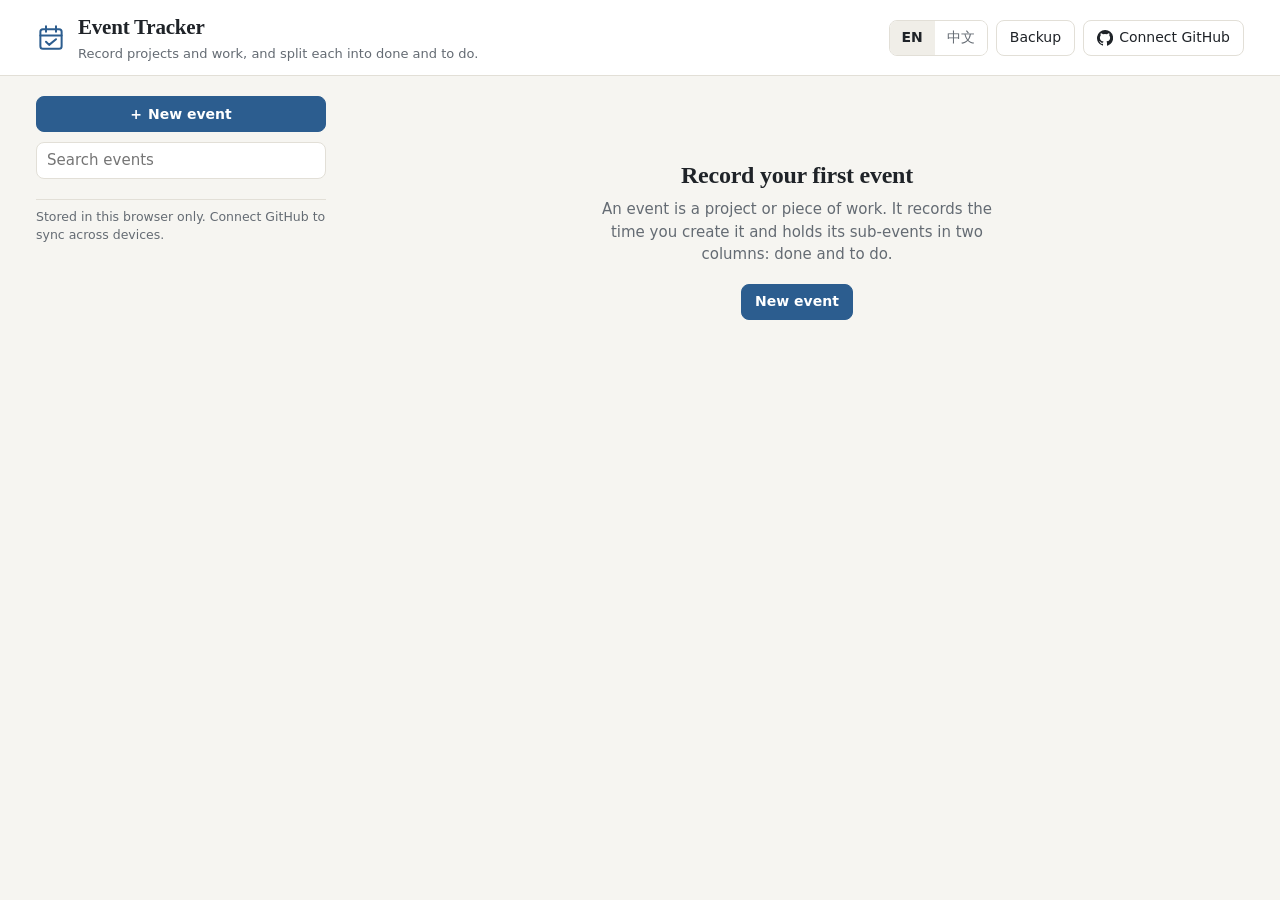
<file: event-tracker/index.html>
<!doctype html>
<html lang="en">
<head>
  <meta charset="utf-8">
  <meta name="viewport" content="width=device-width, initial-scale=1, viewport-fit=cover">
  <title>Event Tracker</title>
  <meta http-equiv="Content-Security-Policy" content="default-src 'self'; connect-src https://api.github.com; img-src 'self' data:; object-src 'none'; base-uri 'none'; form-action 'none'">
  <meta name="referrer" content="no-referrer">
  <link rel="stylesheet" href="styles.css">
</head>
<body>
  <header class="topbar">
    <div class="wrap topbar-inner">
      <div class="brand">
        <svg class="logo" viewBox="0 0 24 24" aria-hidden="true"><rect x="3.5" y="5" width="17" height="15.5" rx="2" fill="none" stroke="currentColor" stroke-width="1.6"/><path d="M3.5 10h17M8 2.5v4.5M16 2.5v4.5M8 15l2.5 2.5L16 13" fill="none" stroke="currentColor" stroke-width="1.6" stroke-linecap="round" stroke-linejoin="round"/></svg>
        <div>
          <h1 data-i18n="appTitle"></h1>
          <p class="tagline" data-i18n="tagline"></p>
        </div>
      </div>
      <div class="actions">
        <div class="seg" role="group" aria-label="Language / 语言">
          <button type="button" data-lang="en">EN</button>
          <button type="button" data-lang="zh">中文</button>
        </div>
        <details class="menu" id="backupMenu">
          <summary class="btn" data-i18n="backup"></summary>
          <div class="menu-pop">
            <button type="button" id="exportBtn" data-i18n="exportBackup"></button>
            <button type="button" id="importBtn" data-i18n="importBackup"></button>
          </div>
        </details>
        <button type="button" class="btn" id="githubBtn">
          <svg viewBox="0 0 16 16" aria-hidden="true"><path fill="currentColor" d="M8 0a8 8 0 0 0-2.53 15.59c.4.07.55-.17.55-.38v-1.34c-2.23.48-2.7-1.07-2.7-1.07-.36-.92-.89-1.17-.89-1.17-.73-.5.05-.49.05-.49.8.06 1.23.83 1.23.83.72 1.22 1.87.87 2.33.67.07-.52.28-.87.5-1.07-1.78-.2-3.64-.89-3.64-3.95 0-.87.31-1.59.82-2.15-.08-.2-.36-1.02.08-2.12 0 0 .67-.21 2.2.82a7.6 7.6 0 0 1 4 0c1.53-1.04 2.2-.82 2.2-.82.44 1.1.16 1.92.08 2.12.51.56.82 1.27.82 2.15 0 3.07-1.87 3.75-3.65 3.95.29.25.54.73.54 1.48v2.2c0 .21.15.46.55.38A8 8 0 0 0 8 0z"/></svg>
          <span id="githubLabel"></span>
          <span class="sync-dot" id="syncDot" data-state="off" aria-hidden="true"></span>
        </button>
      </div>
    </div>
  </header>

  <main class="wrap shell" id="shell" data-view="list">
    <aside class="sidebar">
      <button type="button" class="btn primary block" id="newEventBtn" data-fk="new-event">
        <span aria-hidden="true">+</span> <span data-i18n="newEvent"></span>
      </button>
      <input type="search" id="search" class="search" data-i18n-ph="searchPh" data-i18n-aria="searchPh">
      <nav id="list" class="event-list"></nav>
      <p class="storage-note" id="storageNote" role="status"></p>
    </aside>
    <section id="detail" class="detail"></section>
  </main>

  <input type="file" id="filePicker" multiple hidden>
  <input type="file" id="importFile" accept=".json,application/json" hidden>
  <dialog id="dlg"></dialog>
  <div class="toast" id="toast" role="status" aria-live="polite" hidden></div>

  <script src="i18n.js"></script>
  <script src="store.js"></script>
  <script src="app.js"></script>
</body>
</html>
</file>
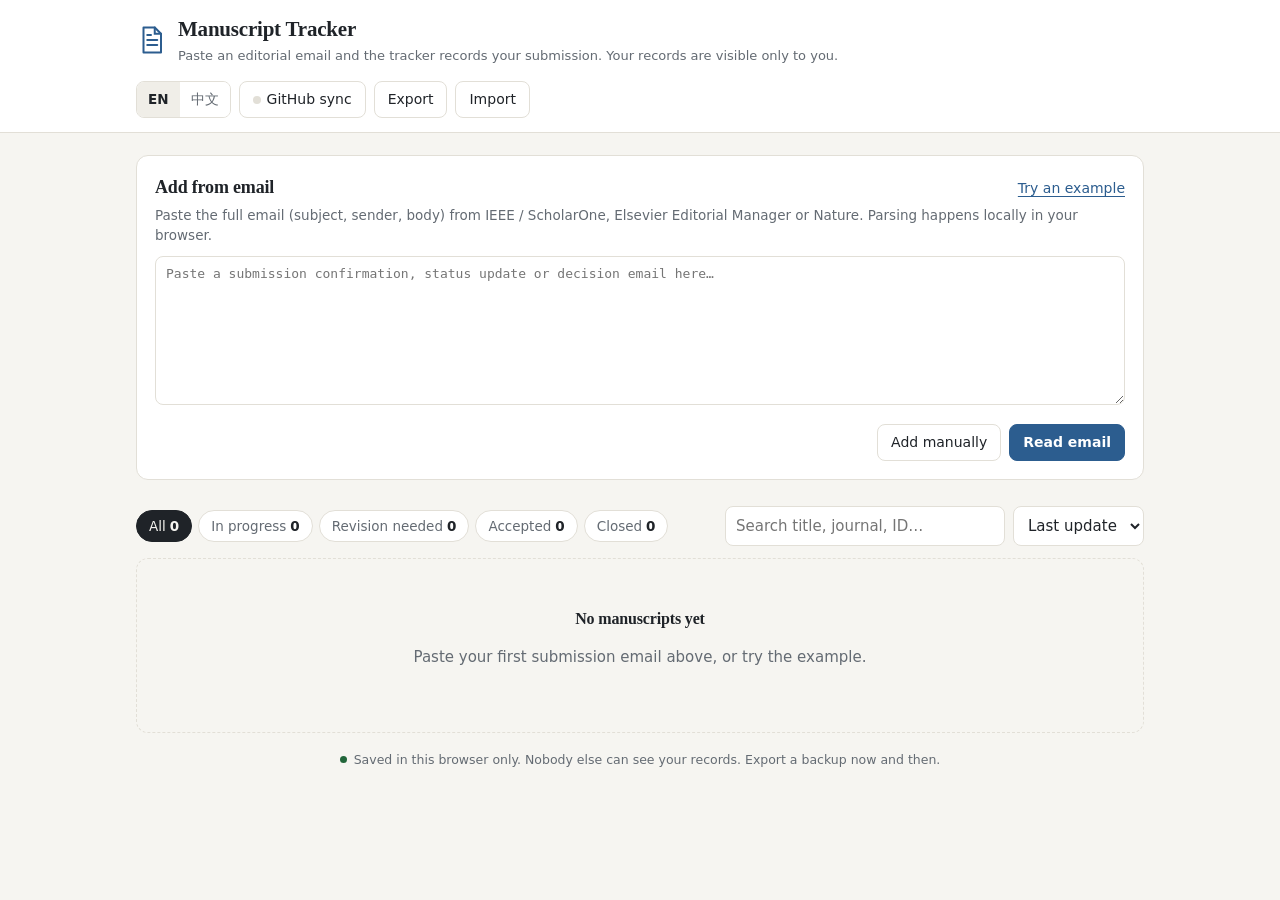
<file: manuscript-tracker/index.html>
<!doctype html>
<html lang="en">
<head>
  <meta charset="utf-8">
  <meta name="viewport" content="width=device-width, initial-scale=1, viewport-fit=cover">
  <title>Manuscript Tracker</title>
  <meta name="claude:viewport-fit-sides" content="cover">
  <meta http-equiv="Content-Security-Policy" content="default-src 'self'; connect-src https://api.github.com; img-src 'self' data:; object-src 'none'; base-uri 'none'; form-action 'none'">
  <meta name="referrer" content="no-referrer">
  <link rel="stylesheet" href="styles.css">
</head>
<body>
  <header class="topbar">
    <div class="wrap topbar-inner">
      <div class="brand">
        <svg class="logo" viewBox="0 0 24 24" aria-hidden="true"><path d="M6 2h9l5 5v15H6z" fill="none" stroke="currentColor" stroke-width="1.6" stroke-linejoin="round"/><path d="M15 2v5h5M9 12h8M9 16h8M9 8h3" fill="none" stroke="currentColor" stroke-width="1.6" stroke-linecap="round"/></svg>
        <div>
          <h1 data-i18n="appTitle">Manuscript Tracker</h1>
          <p class="tagline" data-i18n="tagline"></p>
        </div>
      </div>
      <div class="actions">
        <div class="seg" role="group" aria-label="Language">
          <button type="button" data-lang="en">EN</button>
          <button type="button" data-lang="zh">中文</button>
        </div>
        <button type="button" class="btn ghost" id="syncBtn" hidden>
          <span class="sync-dot" data-state="off" aria-hidden="true"></span>
          <span data-i18n="syncBtn"></span>
        </button>
        <details class="menu">
          <summary class="btn ghost" data-i18n="export"></summary>
          <div class="menu-pop">
            <button type="button" id="exportJson" data-i18n="exportJson"></button>
            <button type="button" id="exportCsv" data-i18n="exportCsv"></button>
          </div>
        </details>
        <label class="btn ghost" for="importFile"><span data-i18n="import"></span></label>
        <input type="file" id="importFile" accept=".json,application/json" hidden>
      </div>
    </div>
  </header>

  <main class="wrap">
    <section class="card paste">
      <div class="paste-head">
        <h2 data-i18n="pasteTitle"></h2>
        <button type="button" class="link" id="exampleBtn" data-i18n="tryExample"></button>
      </div>
      <p class="hint" data-i18n="pasteHint"></p>
      <textarea id="emailInput" rows="7" spellcheck="false" data-i18n-ph="pastePlaceholder"></textarea>
      <div class="row-end">
        <button type="button" class="btn ghost" id="manualBtn" data-i18n="addManual"></button>
        <button type="button" class="btn primary" id="parseBtn" data-i18n="parse"></button>
      </div>

      <form id="review" class="review" hidden>
        <h3 data-i18n="reviewTitle"></h3>
        <p class="match-note" id="matchNote" hidden data-i18n="matchFound"></p>
        <div class="grid">
          <label class="span2"><span data-i18n="fTitle"></span><textarea name="title" rows="2"></textarea></label>
          <label><span data-i18n="fJournal"></span><input name="journal"></label>
          <label><span data-i18n="fId"></span><input name="msId" class="mono"></label>
          <label><span data-i18n="fEvent"></span><select name="type"></select></label>
          <label><span data-i18n="fDate"></span><input name="date" type="date"></label>
          <label><span data-i18n="fPublisher"></span>
            <select name="publisher"><option>IEEE</option><option>Elsevier</option><option>Nature</option><option>Other</option></select>
          </label>
          <label class="due-field"><span data-i18n="fDue"></span><input name="due" type="date"></label>
          <label class="span2"><span data-i18n="fAttach"></span><select name="attach"></select></label>
        </div>
        <label class="check" id="keepWrap"><input type="checkbox" name="keep" checked> <span data-i18n="keepEmail"></span></label>
        <div class="row-end">
          <button type="button" class="btn ghost" id="cancelReview" data-i18n="cancel"></button>
          <button type="submit" class="btn primary" data-i18n="save"></button>
        </div>
      </form>
    </section>

    <section class="list-section">
      <div class="toolbar">
        <div class="chips" id="chips" role="tablist"></div>
        <div class="tools">
          <input type="search" id="search" data-i18n-ph="search">
          <select id="sort">
            <option value="updated" data-i18n="sortUpdated"></option>
            <option value="submitted" data-i18n="sortSubmitted"></option>
            <option value="due" data-i18n="sortDue"></option>
            <option value="journal" data-i18n="sortJournal"></option>
          </select>
        </div>
      </div>
      <ul class="list" id="list"></ul>
      <div class="empty" id="empty" hidden></div>
      <p class="foot" id="storageNote"></p>
    </section>
  </main>

  <dialog id="syncDialog" aria-labelledby="syncTitle">
    <div class="dlg-head">
      <h2 id="syncTitle" data-i18n="ghTitle"></h2>
      <button type="button" class="icon-btn" id="syncClose" aria-label="Close">×</button>
    </div>
    <div id="syncBody"></div>
  </dialog>

  <div class="toast" id="toast" role="status" aria-live="polite"></div>

  <script src="i18n.js"></script>
  <script src="parser.js"></script>
  <script src="github-sync.js"></script>
  <script src="app.js"></script>
</body>
</html>
</file>
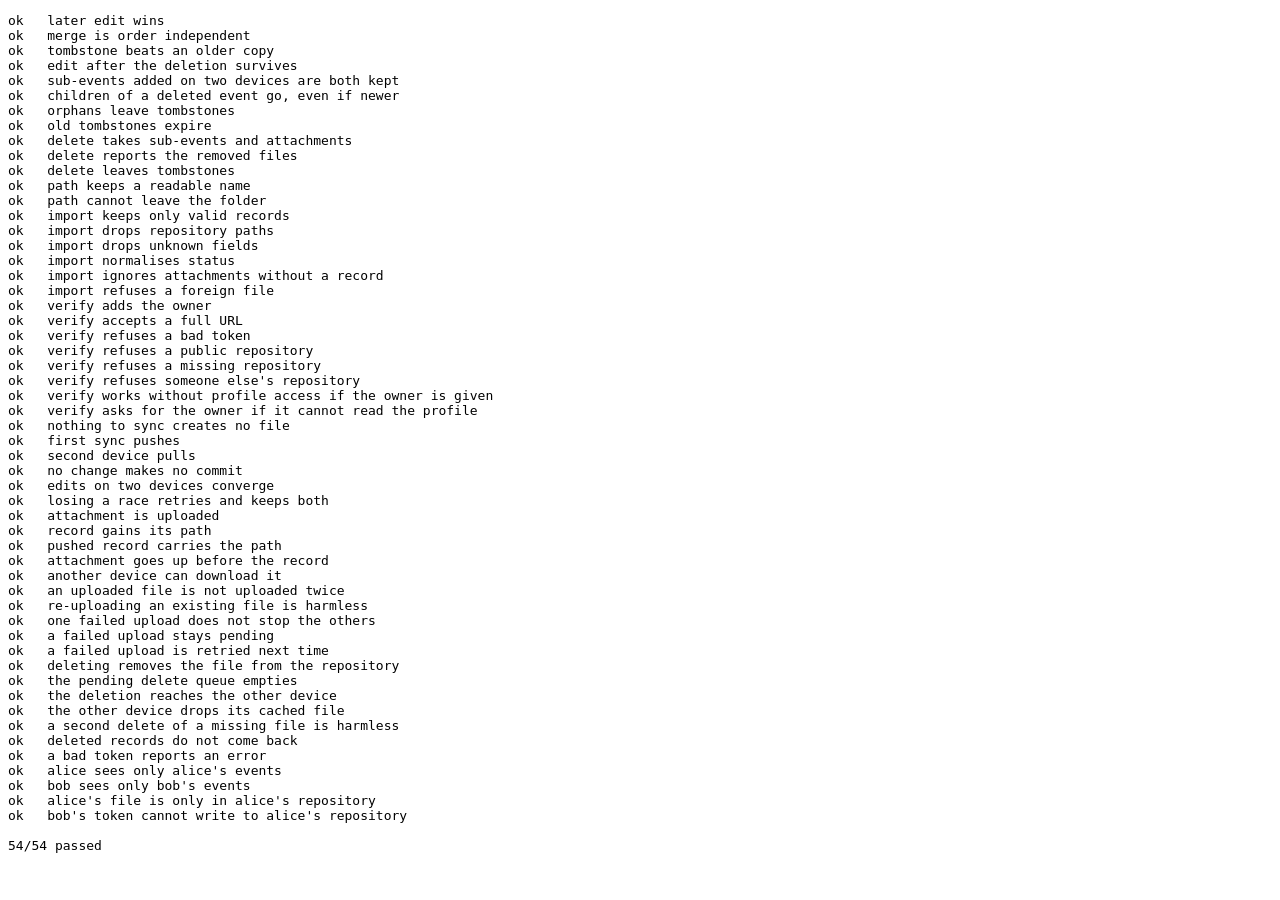
<file: event-tracker/tests/store-test.html>
<!doctype html>
<html>
<head><meta charset="utf-8"><title>Store tests</title></head>
<body>
<pre id="out">running</pre>
<script src="../store.js"></script>
<script src="mock-github.js"></script>
<script>
const { merge, canon, removeCascade, verify, createSyncer, attachmentPath, sanitizeImport } = EventStore;
const lines = [];
let fails = 0, total = 0;
function check(name, cond, detail) {
  total++;
  if (!cond) fails++;
  lines.push((cond ? 'ok   ' : 'FAIL ') + name + (cond || detail === undefined ? '' : '\n       ' + JSON.stringify(detail)));
}
const ev = (id, modified, title) => ({ id, type: 'event', title: title || id, note: '', created: 1, modified });
const item = (id, parent, modified, status, title) => ({ id, type: 'item', parent, title: title || id, note: '', status: status || 'todo', created: 1, completed: null, modified });
const file = (id, parent, modified, path) => Object.assign({ id, type: 'file', parent, name: id + '.txt', size: 1, mime: 'text/plain', created: 1, modified }, path ? { path } : {});
const ids = s => (s.records || []).map(r => r.id).join(',');

// A browser profile: its records, its attachment store and its syncer.
function device(gh, token, repo) {
  const d = { records: [], deleted: {}, blobs: {}, pending: [], gone: [], status: [], error: null };
  d.state = () => ({ records: d.records, deleted: d.deleted });
  d.syncer = createSyncer({
    fetch: gh.fetch,
    config: () => ({ token: token || 'tok-alice', repo: repo || 'alice/data' }),
    getLocal: d.state,
    setLocal: s => { d.records = s.records; d.deleted = s.deleted; },
    getBlob: async id => d.blobs[id] || null,
    onFilesGone: fs => {
      d.gone.push(...fs.map(f => f.id));
      for (const f of fs) { delete d.blobs[f.id]; if (f.path) d.pending.push(f.path); }
    },
    getPendingDeletes: () => d.pending,
    setPendingDeletes: p => { d.pending = p; },
    onStatus: (s, info) => { d.status.push(s); if (s === 'error') d.error = info; if (s === 'ok') d.info = info; },
  });
  return d;
}
const last = d => d.status[d.status.length - 1];

(async function () {
  /* merge */
  check('later edit wins', merge({ records: [ev('a', 2, 'new')] }, { records: [ev('a', 1, 'old')] }).records[0].title === 'new');
  check('merge is order independent', canon(merge({ records: [ev('a', 2, 'x')] }, { records: [ev('a', 2, 'y')] })) === canon(merge({ records: [ev('a', 2, 'y')] }, { records: [ev('a', 2, 'x')] })));
  check('tombstone beats an older copy', ids(merge({ records: [ev('a', 1)] }, { records: [], deleted: { a: 5 } })) === '');
  check('edit after the deletion survives', ids(merge({ records: [ev('a', 9)] }, { records: [], deleted: { a: 5 } })) === 'a');
  const sameEvent = merge(
    { records: [ev('e', 1), item('i1', 'e', 5, 'done')] },
    { records: [ev('e', 1), item('i2', 'e', 6)] });
  check('sub-events added on two devices are both kept', ids(sameEvent) === 'e,i1,i2', ids(sameEvent));
  const orphan = merge({ records: [ev('e', 1), item('i', 'e', 9), file('f', 'i', 9)] }, { records: [], deleted: { e: 5 } }, 1000);
  check('children of a deleted event go, even if newer', ids(orphan) === '', orphan);
  check('orphans leave tombstones', orphan.deleted.i === 9 && orphan.deleted.f === 9, orphan.deleted);
  const NOW = 1e12;
  check('old tombstones expire', Object.keys(merge({ records: [], deleted: { a: NOW - 200 * 864e5 } }, null, NOW).deleted).length === 0);

  /* removeCascade */
  const tree = { records: [ev('e', 1), item('i', 'e', 1), file('f1', 'i', 1), file('f2', 'e', 1), ev('other', 1), item('j', 'other', 1)], deleted: {} };
  const cut = removeCascade(tree, 'e', 100);
  check('delete takes sub-events and attachments', ids(cut.state) === 'other,j', ids(cut.state));
  check('delete reports the removed files', cut.removed.filter(r => r.type === 'file').length === 2);
  check('delete leaves tombstones', cut.state.deleted.e === 100 && cut.state.deleted.f1 === 100);

  /* attachmentPath */
  check('path keeps a readable name', attachmentPath({ id: 'x1', name: '报告 final.pdf' }) === 'attachments/x1-报告_final.pdf', attachmentPath({ id: 'x1', name: '报告 final.pdf' }));
  check('path cannot leave the folder', attachmentPath({ id: 'x1', name: '../../events.json' }) === 'attachments/x1-.._.._events.json', attachmentPath({ id: 'x1', name: '../../events.json' }));

  /* sanitizeImport */
  const clean = sanitizeImport({
    records: [
      ev('e', 1), { id: 'bad id!', type: 'event', title: 'x' }, { id: 'n', type: 'nope', title: 'x' },
      Object.assign(file('f', 'e', 1), { path: 'events.json', extra: 1 }),
      { id: 'i', type: 'item', parent: 'e', title: 't', status: 'weird', completed: 5 },
    ],
    attachments: { f: 'QUJD', ghost: 'QUJD' },
  });
  check('import keeps only valid records', ids(clean) === 'e,f,i', ids(clean));
  check('import drops repository paths', !clean.records.find(r => r.id === 'f').path);
  check('import drops unknown fields', clean.records.find(r => r.id === 'f').extra === undefined);
  check('import normalises status', clean.records.find(r => r.id === 'i').status === 'todo' && clean.records.find(r => r.id === 'i').completed === null);
  check('import ignores attachments without a record', Object.keys(clean.files).join() === 'f');
  let threw = false;
  try { sanitizeImport({ hello: 1 }); } catch { threw = true; }
  check('import refuses a foreign file', threw);

  /* verify */
  let gh = mockGitHub();
  const verr = async (tok, repo) => { try { await verify(tok, repo, gh.fetch); return 'ok'; } catch (e) { return e.status || e.message; } };
  const who = await verify('tok-alice', 'data', gh.fetch);
  check('verify adds the owner', who.repo === 'alice/data' && who.login === 'alice', who);
  check('verify accepts a full URL', (await verify('tok-alice', 'https://github.com/alice/data.git', gh.fetch)).repo === 'alice/data');
  check('verify refuses a bad token', await verr('nope', 'data') === 401);
  check('verify refuses a public repository', await verr('tok-alice', 'pub') === 'repo_public');
  check('verify refuses a missing repository', await verr('tok-alice', 'none') === 'repo_not_found');
  check("verify refuses someone else's repository", await verr('tok-alice', 'bob/data') === 'repo_not_found');

  gh.state.userForbidden = true;
  check('verify works without profile access if the owner is given', (await verify('tok-alice', 'alice/data', gh.fetch)).login === 'alice');
  check('verify asks for the owner if it cannot read the profile', await verr('tok-alice', 'data') === 'need_owner');

  /* sync */
  gh = mockGitHub();
  const a = device(gh), b = device(gh);
  await a.syncer.run();
  check('nothing to sync creates no file', !gh.data('alice/data') && last(a) === 'ok');

  a.records = [ev('e', 1), item('i', 'e', 2)];
  await a.syncer.run();
  check('first sync pushes', ids(gh.data('alice/data')) === 'e,i');
  await b.syncer.run();
  check('second device pulls', ids(b.state()) === 'e,i');
  const shaBefore = gh.state.repos['alice/data'].files['events.json'].sha;
  await b.syncer.run();
  check('no change makes no commit', gh.state.repos['alice/data'].files['events.json'].sha === shaBefore);

  a.records = [...a.records, item('i2', 'e', 3)];
  b.records = [...b.records, item('i3', 'e', 4)];
  await a.syncer.run(); await b.syncer.run(); await a.syncer.run();
  check('edits on two devices converge', ids(a.state()) === 'e,i,i2,i3' && canon(a.state()) === canon(b.state()), [ids(a.state()), ids(b.state())]);

  /* a push that loses a race */
  gh.state.beforePut = () => {
    const f = gh.state.repos['alice/data'].files['events.json'];
    const other = JSON.parse(EventStore.b64decode(f.content));
    other.records.push(item('race', 'e', 7));
    f.content = EventStore.b64encode(JSON.stringify(other));
    f.sha = 'racer';
  };
  a.records = [...a.records, item('i4', 'e', 8)];
  await a.syncer.run();
  check('losing a race retries and keeps both', gh.data('alice/data').records.some(r => r.id === 'race') && gh.data('alice/data').records.some(r => r.id === 'i4') && last(a) === 'ok');

  /* attachments */
  gh = mockGitHub();
  const c = device(gh), d = device(gh);
  c.records = [ev('e', 1), file('f1', 'e', 2)];
  c.blobs.f1 = new Blob(['hello attachment']);
  await c.syncer.run();
  const stored = gh.fileNames('alice/data');
  check('attachment is uploaded', stored.length === 1 && gh.fileText('alice/data', stored[0]) === 'hello attachment', stored);
  check('record gains its path', c.records.find(r => r.id === 'f1').path === stored[0]);
  check('pushed record carries the path', gh.data('alice/data').records.find(r => r.id === 'f1').path === stored[0]);
  const order = gh.state.requests.filter(r => r.method === 'PUT').map(r => r.path.split('/').pop());
  check('attachment goes up before the record', order[0].startsWith('f1') && order[1] === 'events.json', order);

  await d.syncer.run();
  const rec = d.records.find(r => r.id === 'f1');
  const fetched = await EventStore.client('tok-alice', gh.fetch).readFile('alice/data', rec.path);
  check('another device can download it', fetched && (await fetched.text()) === 'hello attachment');
  const puts = gh.state.requests.filter(r => r.method === 'PUT' && r.path.includes('attachments')).length;
  await d.syncer.run(); await c.syncer.run();
  check('an uploaded file is not uploaded twice', gh.state.requests.filter(r => r.method === 'PUT' && r.path.includes('attachments')).length === puts);

  /* a file already in the repository, from a sync that stopped before saving the record */
  const e = device(gh);
  e.records = [ev('e', 1), file('f1', 'e', 2)];
  e.blobs.f1 = new Blob(['hello attachment']);
  await e.syncer.run();
  check('re-uploading an existing file is harmless', last(e) === 'ok' && e.records.find(r => r.id === 'f1').path === stored[0], e.error && e.error.message);

  /* failed upload */
  const g2 = mockGitHub();
  const f = device(g2);
  f.records = [ev('e', 1), file('bad', 'e', 2), file('good', 'e', 2)];
  f.blobs.bad = new Blob(['b']); f.blobs.good = new Blob(['g']);
  g2.state.failPuts = 1;
  await f.syncer.run();
  check('one failed upload does not stop the others', g2.fileNames('alice/data').length === 1 && f.info.failedUploads === 1, g2.fileNames('alice/data'));
  check('a failed upload stays pending', !f.records.find(r => r.id === 'bad').path && !!f.blobs.bad);
  await f.syncer.run();
  check('a failed upload is retried next time', g2.fileNames('alice/data').length === 2 && f.info.failedUploads === 0);

  /* deleting */
  gh = mockGitHub();
  const m = device(gh), n = device(gh);
  m.records = [ev('e', 1), item('i', 'e', 1), file('f', 'i', 2), ev('keep', 1)];
  m.blobs.f = new Blob(['x']);
  await m.syncer.run(); await n.syncer.run();
  n.blobs.f = new Blob(['x']);
  const path = m.records.find(r => r.id === 'f').path;
  const removed = removeCascade(m.state(), 'e', Date.now() + 1000);
  m.records = removed.state.records; m.deleted = removed.state.deleted;
  m.pending = [path];
  await m.syncer.run();
  check('deleting removes the file from the repository', gh.fileNames('alice/data').length === 0);
  check('the pending delete queue empties', m.pending.length === 0);
  await n.syncer.run();
  check('the deletion reaches the other device', ids(n.state()) === 'keep', ids(n.state()));
  check('the other device drops its cached file', !n.blobs.f && n.gone.includes('f'));
  check('a second delete of a missing file is harmless', last(n) === 'ok' && n.pending.length === 0);
  await m.syncer.run(); await n.syncer.run();
  check('deleted records do not come back', ids(m.state()) === 'keep' && ids(n.state()) === 'keep');

  /* errors */
  const bad = device(gh, 'nope');
  await bad.syncer.run();
  check('a bad token reports an error', last(bad) === 'error' && bad.error.status === 401);

  /* isolation between accounts */
  gh = mockGitHub();
  const alice = device(gh, 'tok-alice', 'alice/data');
  const bob = device(gh, 'tok-bob', 'bob/data');
  alice.records = [ev('alice-event', 1), file('alice-file', 'alice-event', 1)];
  alice.blobs['alice-file'] = new Blob(['secret']);
  bob.records = [ev('bob-event', 1)];
  await alice.syncer.run(); await bob.syncer.run(); await alice.syncer.run();
  check("alice sees only alice's events", ids(alice.state()) === 'alice-event,alice-file', ids(alice.state()));
  check("bob sees only bob's events", ids(bob.state()) === 'bob-event', ids(bob.state()));
  check("alice's file is only in alice's repository", gh.fileNames('alice/data').length === 1 && gh.fileNames('bob/data').length === 0);
  const crossBob = device(gh, 'tok-bob', 'alice/data');
  crossBob.records = [ev('intruder', 1)];
  await crossBob.syncer.run();
  check("bob's token cannot write to alice's repository", last(crossBob) === 'error' && !gh.data('alice/data').records.some(r => r.id === 'intruder'), crossBob.status);

  lines.push('', `${total - fails}/${total} passed`);
})().catch(e => {
  lines.push('CRASH ' + (e && e.stack || e), '', `${total - fails}/${total} passed`);
}).finally(() => {
  document.getElementById('out').textContent = lines.join('\n');
  document.title = fails ? 'FAILED' : 'DONE';
  document.dispatchEvent(new Event('tests-done'));
});
</script>
</body>
</html>
</file>
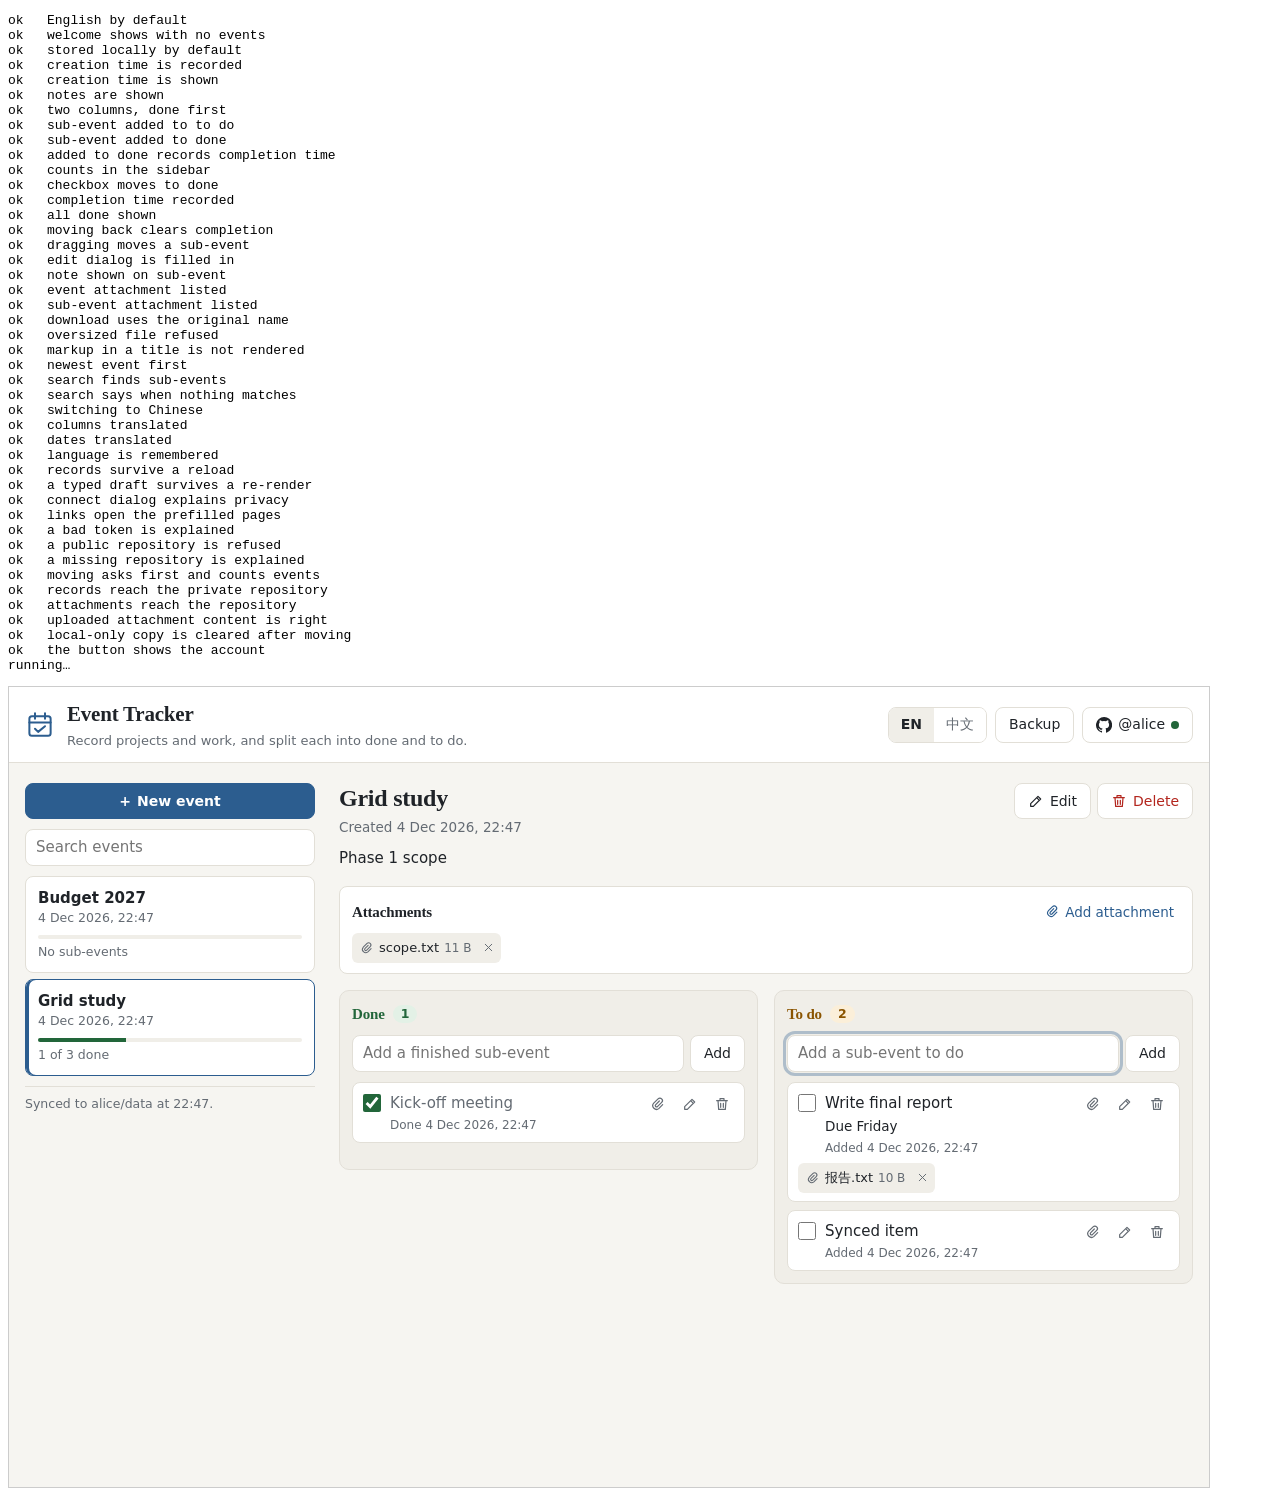
<file: event-tracker/tests/ui-test.html>
<!doctype html>
<html>
<head>
<meta charset="utf-8">
<title>UI tests</title>
<style>iframe { width: 1200px; height: 800px; border: 1px solid #ccc; }</style>
</head>
<body>
<pre id="out">running</pre>
<iframe id="app" title="App under test"></iframe>
<script src="../store.js"></script>
<script src="mock-github.js"></script>
<script>
/* Drives the real page in an iframe against a mock GitHub API. It needs the same origin as the
 * app, so serve the folder over http (any static server). It clears this origin's event tracker
 * data before it starts. */
const frame = document.getElementById('app');
const lines = [];
let fails = 0, total = 0;
function check(name, cond, detail) {
  total++;
  if (!cond) fails++;
  lines.push((cond ? 'ok   ' : 'FAIL ') + name + (cond || detail === undefined ? '' : '\n       ' + JSON.stringify(detail)));
  document.getElementById('out').textContent = lines.join('\n') + '\nrunning…';
}
const sleep = ms => new Promise(r => setTimeout(r, ms));
async function until(fn, what) {
  for (let i = 0; i < 300; i++) {
    const v = fn();
    if (v) return v;
    await sleep(20);
  }
  throw new Error('timed out waiting for: ' + what);
}
const doc = () => frame.contentDocument;
const win = () => frame.contentWindow;
const $ = sel => doc().querySelector(sel);
const $$ = sel => Array.from(doc().querySelectorAll(sel));
const text = sel => { const el = $(sel); return el ? el.textContent : null; };

let gh = null;
function load() {
  return new Promise(resolve => {
    frame.onload = () => { frame.onload = null; resolve(); };
    frame.src = '../index.html';
  });
}
function installMock() { if (gh) win().fetch = gh.fetch; }

async function reload() {
  await new Promise(resolve => {
    frame.onload = () => { frame.onload = null; resolve(); };
    win().location.reload();
  });
  installMock();
}

function setValue(el, value) {
  el.value = value;
  el.dispatchEvent(new (win().Event)('input', { bubbles: true }));
}
function submit(form) { form.requestSubmit(); }
const dlgOpen = () => $('#dlg').open;

async function createEvent(title, note) {
  $('#newEventBtn').click();
  await until(dlgOpen, 'new event dialog');
  setValue($('#dlg input[name=title]'), title);
  if (note) setValue($('#dlg textarea[name=note]'), note);
  submit($('#dlg form'));
  await until(() => !dlgOpen() && $('.detail h2') && $('.detail h2').textContent === title, 'event created');
}
async function addSub(status, title) {
  const form = $(`.col-${status} .add-form`);
  setValue(form.querySelector('input'), title);
  submit(form);
  await until(() => $$(`.col-${status} .item-title`).some(el => el.textContent === title), 'sub-event ' + title);
}
const itemCard = title => $$('.item').find(el => el.querySelector('.item-title').textContent === title);
async function attach(button, name, content) {
  button.click();
  const dt = new (win().DataTransfer)();
  dt.items.add(new (win().File)([content], name, { type: 'text/plain' }));
  const picker = $('#filePicker');
  picker.files = dt.files;
  picker.dispatchEvent(new (win().Event)('change', { bubbles: true }));
  await until(() => $$('.file-name').some(el => el.textContent === name), 'attachment ' + name);
}
async function confirmOk() { await until(dlgOpen, 'confirm dialog'); $('#dlg .dlg-ok').click(); await until(() => !dlgOpen(), 'dialog closed'); }

async function clearAll() {
  localStorage.clear();
  await new Promise(resolve => {
    const req = indexedDB.deleteDatabase('eventtracker');
    req.onsuccess = req.onerror = req.onblocked = () => resolve();
  });
}

(async function () {
  await clearAll();
  await load();

  /* first visit */
  check('English by default', doc().documentElement.lang === 'en' && text('h1') === 'Event Tracker', text('h1'));
  check('welcome shows with no events', !!$('.welcome'));
  check('stored locally by default', text('#storageNote').includes('browser only'));

  /* create an event: time recorded automatically */
  const t0 = Date.now();
  await createEvent('Grid study', 'Phase 1 scope');
  const list = () => JSON.parse(localStorage.getItem('eventtracker.data.local')).records;
  const evRec = list().find(r => r.type === 'event');
  check('creation time is recorded', evRec.created >= t0 && evRec.created <= Date.now(), evRec.created);
  check('creation time is shown', /Created .*20\d\d/.test(text('.detail-meta')), text('.detail-meta'));
  check('notes are shown', text('.note') === 'Phase 1 scope');
  check('two columns, done first', $$('.column h3').map(el => el.textContent).join() === 'Done,To do', $$('.column h3').map(el => el.textContent));

  /* sub-events in each column */
  await addSub('todo', 'Write report');
  await addSub('done', 'Kick-off meeting');
  check('sub-event added to to do', !!$('.col-todo .item') && text('.col-todo .item-title') === 'Write report');
  check('sub-event added to done', text('.col-done .item-title') === 'Kick-off meeting');
  const done0 = list().find(r => r.title === 'Kick-off meeting');
  check('added to done records completion time', done0.status === 'done' && done0.completed > 0);
  check('counts in the sidebar', text('.event-row-state') === '1 of 2 done', text('.event-row-state'));

  /* moving between columns */
  itemCard('Write report').querySelector('input[type=checkbox]').click();
  await until(() => $$('.col-done .item-title').some(el => el.textContent === 'Write report'), 'moved to done');
  check('checkbox moves to done', $$('.col-todo .item').length === 0);
  check('completion time recorded', list().find(r => r.title === 'Write report').completed > 0);
  check('all done shown', text('.event-row-state') === 'All done', text('.event-row-state'));
  itemCard('Write report').querySelector('input[type=checkbox]').click();
  await until(() => $$('.col-todo .item-title').some(el => el.textContent === 'Write report'), 'moved back');
  check('moving back clears completion', list().find(r => r.title === 'Write report').completed === null);

  /* drag and drop between columns */
  const dt = new (win().DataTransfer)();
  itemCard('Write report').dispatchEvent(new (win().DragEvent)('dragstart', { bubbles: true, dataTransfer: dt }));
  $('.col-done').dispatchEvent(new (win().DragEvent)('dragover', { bubbles: true, cancelable: true, dataTransfer: dt }));
  $('.col-done').dispatchEvent(new (win().DragEvent)('drop', { bubbles: true, cancelable: true, dataTransfer: dt }));
  await until(() => $$('.col-done .item-title').some(el => el.textContent === 'Write report'), 'dragged to done');
  check('dragging moves a sub-event', list().find(r => r.title === 'Write report').status === 'done');
  itemCard('Write report').querySelector('input[type=checkbox]').click();
  await until(() => $('.col-todo .item'), 'moved back after drag');

  /* edit */
  itemCard('Write report').querySelector('[data-fk^="edit:"]').click();
  await until(dlgOpen, 'edit dialog');
  check('edit dialog is filled in', $('#dlg input[name=title]').value === 'Write report');
  setValue($('#dlg input[name=title]'), 'Write final report');
  setValue($('#dlg textarea[name=note]'), 'Due Friday');
  submit($('#dlg form'));
  await until(() => itemCard('Write final report'), 'edited');
  check('note shown on sub-event', itemCard('Write final report').querySelector('.item-note').textContent === 'Due Friday');

  /* attachments */
  await attach($('[data-fk="attach:event"]'), 'scope.txt', 'event level');
  await attach(itemCard('Write final report').querySelector('[data-fk^="attach:"]'), '报告.txt', 'item level');
  check('event attachment listed', text('.attach-box .file-name') === 'scope.txt');
  check('sub-event attachment listed', itemCard('Write final report').querySelector('.file-name').textContent === '报告.txt');

  /* download goes through a download link, never opening the file in the page */
  let downloaded = null;
  const AnchorProto = win().HTMLAnchorElement.prototype;
  const origClick = AnchorProto.click;
  AnchorProto.click = function () { downloaded = { name: this.download, href: this.href }; };
  $('.attach-box .file-open').click();
  await until(() => downloaded, 'download');
  AnchorProto.click = origClick;
  check('download uses the original name', downloaded.name === 'scope.txt' && downloaded.href.startsWith('blob:'), downloaded);

  /* oversized attachment */
  const huge = new (win().File)([new Uint8Array(26 * 1024 * 1024)], 'huge.bin');
  const dtHuge = new (win().DataTransfer)();
  dtHuge.items.add(huge);
  $('[data-fk="attach:event"]').click();
  const pick = $('#filePicker');
  pick.files = dtHuge.files;
  pick.dispatchEvent(new (win().Event)('change', { bubbles: true }));
  await until(() => !$('#toast').hidden, 'size warning');
  check('oversized file refused', text('#toast').includes('25 MB') && !$$('.file-name').some(el => el.textContent === 'huge.bin'), text('#toast'));

  /* untrusted text stays text */
  const xss = '<img src=x onerror="window.top.__xss=1">';
  await createEvent(xss);
  await addSub('todo', xss);
  await sleep(50);
  check('markup in a title is not rendered', !window.__xss && !$('.detail h2 img') && !$('.item-title img') && !$('.event-row-title img'));
  $('.detail-actions .btn.danger').click();
  await confirmOk();
  await until(() => $('.detail h2').textContent === 'Grid study', 'xss event deleted');

  /* second event, ordering, search */
  await createEvent('Budget 2027');
  check('newest event first', text('.event-row-title') === 'Budget 2027');
  setValue($('#search'), 'final report');
  await until(() => $$('.event-row').length === 1, 'search');
  check('search finds sub-events', text('.event-row-title') === 'Grid study');
  setValue($('#search'), 'zzz');
  await until(() => $('.list-empty'), 'no match');
  check('search says when nothing matches', text('.list-empty').includes('No events'));
  setValue($('#search'), '');
  await until(() => $$('.event-row').length === 2, 'search cleared');

  /* language */
  $('[data-lang=zh]').click();
  await until(() => text('h1') === '事件记录', 'Chinese');
  check('switching to Chinese', doc().documentElement.lang === 'zh-CN' && doc().title === '事件记录');
  $$('.event-row')[1].click();
  await until(() => text('.detail h2') === 'Grid study', 'select event');
  check('columns translated', $$('.column h3').map(el => el.textContent).join() === '已完成,待完成');
  check('dates translated', /创建于/.test(text('.detail-meta')), text('.detail-meta'));
  await reload();
  check('language is remembered', text('h1') === '事件记录');
  $('[data-lang=en]').click();
  await until(() => text('h1') === 'Event Tracker', 'English again');

  /* data survives a reload, including attachments */
  await reload();
  check('records survive a reload', $$('.event-row').length === 2);

  /* a draft survives a re-render */
  $$('.event-row').find(r => r.textContent.includes('Grid study')).click();
  await until(() => text('.detail h2') === 'Grid study', 'grid study');
  const draftInput = $('.col-todo .add-form input');
  draftInput.focus();
  setValue(draftInput, 'half typed');
  $('[data-lang=zh]').click();
  await until(() => text('h1') === '事件记录', 'zh');
  check('a typed draft survives a re-render', $('.col-todo .add-form input').value === 'half typed');
  setValue($('.col-todo .add-form input'), '');
  $('[data-lang=en]').click();
  await until(() => text('h1') === 'Event Tracker', 'en');

  /* connecting GitHub: errors first */
  gh = mockGitHub();
  installMock();
  $('#githubBtn').click();
  await until(dlgOpen, 'github dialog');
  check('connect dialog explains privacy', text('#dlg').includes('private repository'));
  check('links open the prefilled pages', $$('#dlg a').map(a => a.href).join().includes('visibility=private') && $$('#dlg a').every(a => a.target === '_blank' && a.rel.includes('noopener')));
  const tryConnect = async (repo, token) => {
    setValue($('#dlg input[name=repo]'), repo);
    setValue($('#dlg input[name=token]'), token);
    submit($('#dlg form'));
  };
  await tryConnect('data', 'wrong');
  await until(() => $('.dlg-error') && !$('.dlg-error').hidden, 'bad token error');
  check('a bad token is explained', text('.dlg-error').includes('rejected'), text('.dlg-error'));
  await tryConnect('pub', 'tok-alice');
  await until(() => text('.dlg-error').includes('public'), 'public repo error');
  check('a public repository is refused', true);
  await tryConnect('nothing', 'tok-alice');
  await until(() => text('.dlg-error').includes('not found'), 'missing repo error');
  check('a missing repository is explained', true);

  /* connecting: move this browser's records into the account */
  await tryConnect('data', 'tok-alice');
  await until(() => dlgOpen() && text('#dlg h2').includes('Move records'), 'move prompt');
  check('moving asks first and counts events', text('#dlg').includes('2 event(s)'), text('#dlg'));
  $('#dlg .dlg-ok').click();
  await until(() => gh.data('alice/data') && gh.fileNames('alice/data').length === 2, 'pushed to GitHub');
  check('records reach the private repository', gh.data('alice/data').records.filter(r => r.type === 'event').length === 2);
  check('attachments reach the repository', gh.fileNames('alice/data').length === 2, gh.fileNames('alice/data'));
  check('uploaded attachment content is right', gh.fileNames('alice/data').map(p => gh.fileText('alice/data', p)).sort().join() === 'event level,item level');
  check('local-only copy is cleared after moving', !localStorage.getItem('eventtracker.data.local'));
  await until(() => text('#storageNote').includes('Synced to alice/data'), 'synced note');
  check('the button shows the account', text('#githubLabel') === '@alice');

  /* a change syncs by itself */
  await addSub('todo', 'Synced item');
  await until(() => gh.data('alice/data').records.some(r => r.title === 'Synced item'), 'auto sync');
  check('changes sync automatically', true);

  /* delete an attachment: leaves the repository */
  const scopeChip = $$('.file').find(el => el.textContent.includes('scope.txt'));
  scopeChip.querySelector('.icon-btn').click();
  await confirmOk();
  await until(() => gh.fileNames('alice/data').length === 1, 'attachment removed from repo');
  check('deleting an attachment removes it from the repository', true);

  /* disconnect: token and copy removed, GitHub keeps the data */
  $('#githubBtn').click();
  await until(dlgOpen, 'connected dialog');
  check('connected dialog names the repository', text('#dlg').includes('alice/data') && text('#dlg').includes('@alice'));
  $('#dlg .dlg-disconnect').click();
  await until(() => dlgOpen() && text('#dlg h2').includes('Disconnect GitHub?'), 'disconnect prompt');
  $('#dlg .dlg-ok').click();
  await until(() => text('#githubLabel') === 'Connect GitHub', 'disconnected');
  check('disconnect removes the token', !localStorage.getItem('eventtracker.github'));
  check('disconnect removes the cached copy', !Object.keys(localStorage).some(k => k.startsWith('eventtracker.data.gh:')));
  check('disconnect shows no records of that account', !!$('.welcome'));
  check('GitHub keeps the records', gh.data('alice/data').records.some(r => r.title === 'Synced item'));

  /* a second person on the same browser sees nothing of the first */
  await createEvent('Bob private note');
  $('#githubBtn').click();
  await until(dlgOpen, 'github dialog for bob');
  await tryConnect('data', 'tok-bob');
  await until(() => dlgOpen() && text('#dlg h2').includes('Move records'), 'bob move prompt');
  $('#dlg .dlg-cancel').click();
  await until(() => text('#githubLabel') === '@bob', 'bob connected');
  await until(() => !dlgOpen() && !!$('.welcome'), 'bob empty');
  check('keeping records here hides them from the account', !text('.event-list').includes('Bob private note'));
  await createEvent('Bob event');
  await until(() => gh.data('bob/data') && gh.data('bob/data').records.some(r => r.title === 'Bob event'), 'bob sync');
  check("bob's repository has only bob's event", gh.data('bob/data').records.length === 1, gh.data('bob/data').records.map(r => r.title));
  check("alice's repository is untouched", !gh.data('alice/data').records.some(r => (r.title || '').startsWith('Bob')));
  check("no requests used bob's token on alice's repository", !gh.state.requests.some(r => r.auth === 'Bearer tok-bob' && r.path.includes('/alice/')));

  /* another device of alice's sees her records, and downloads an attachment */
  $('#githubBtn').click();
  await until(dlgOpen, 'connected dialog');
  $('#dlg .dlg-disconnect').click();
  await until(() => dlgOpen() && text('#dlg h2').includes('Disconnect GitHub?'), 'disconnect');
  $('#dlg .dlg-ok').click();
  await until(() => text('#githubLabel') === 'Connect GitHub', 'bob disconnected');
  check('records kept here return after disconnecting', text('.event-list').includes('Bob private note'));

  $('#githubBtn').click();
  await until(dlgOpen, 'connect alice again');
  await tryConnect('data', 'tok-alice');
  await until(() => dlgOpen() && text('#dlg h2').includes('Move records'), 'prompt');
  $('#dlg .dlg-cancel').click();
  await until(() => text('#githubLabel') === '@alice' && $$('.event-row').length === 2, 'alice pulled');
  check('a new device pulls the records', text('.event-list').includes('Grid study') && text('.event-list').includes('Budget 2027'));
  $$('.event-row').find(r => r.textContent.includes('Grid study')).click();
  await until(() => text('.detail h2') === 'Grid study', 'grid study on new device');
  let got = null;
  const OrigBlob = win().URL.createObjectURL;
  win().URL.createObjectURL = b => { got = b; return OrigBlob.call(win().URL, b); };
  const proto = win().HTMLAnchorElement.prototype;
  const orig = proto.click;
  proto.click = function () {};
  itemCard('Write final report').querySelector('.file-open').click();
  await until(() => got, 'download from GitHub');
  proto.click = orig;
  check('a new device downloads attachments from GitHub', (await got.text()) === 'item level');

  /* a failing sync is visible */
  const realFetch = gh.fetch;
  win().fetch = async () => { throw new TypeError('offline'); };
  await addSub('todo', 'Offline item');
  await until(() => text('#storageNote').includes('Sync failed'), 'failure shown');
  check('offline sync failure is shown', text('#storageNote').includes('Could not reach GitHub'), text('#storageNote'));
  check('work done offline is kept', text('.col-todo').includes('Offline item'));
  win().fetch = realFetch;
  $('#githubBtn').click();
  await until(dlgOpen, 'connected');
  $('#dlg .dlg-sync').click();
  await until(() => gh.data('alice/data').records.some(r => r.title === 'Offline item'), 'catch up');
  check('work done offline syncs when back online', true);

  /* backup round trip */
  let backup = null;
  const urlProto = win().URL;
  const realCreate = urlProto.createObjectURL;
  urlProto.createObjectURL = b => { backup = b; return realCreate.call(urlProto, b); };
  proto.click = function () {};
  $('#exportBtn').click();
  await until(() => backup, 'export');
  proto.click = orig;
  urlProto.createObjectURL = realCreate;
  const bjson = JSON.parse(await backup.text());
  check('backup holds records and attachments', bjson.records.some(r => r.title === 'Grid study') && Object.values(bjson.attachments).length === 1, Object.keys(bjson.attachments));

  // Delete an event, then restore it from the backup.
  $$('.event-row').find(r => r.textContent.includes('Grid study')).click();
  await until(() => text('.detail h2') === 'Grid study', 'grid again');
  $('.detail-actions .btn.danger').click();
  await until(dlgOpen, 'delete prompt');
  check('delete prompt counts what goes', /\d sub-event/.test(text('#dlg')) && text('#dlg').includes('1 attachment'), text('#dlg'));
  $('#dlg .dlg-ok').click();
  await until(() => !$$('.event-row').some(r => r.textContent.includes('Grid study')), 'deleted');
  await until(() => gh.fileNames('alice/data').length === 0, 'attachment gone from repo');
  check('deleting an event removes its attachments from the repository', true);

  const backupFile = new (win().File)([JSON.stringify(bjson)], 'b.json', { type: 'application/json' });
  const dtB = new (win().DataTransfer)();
  dtB.items.add(backupFile);
  $('#importFile').files = dtB.files;
  $('#importFile').dispatchEvent(new (win().Event)('change', { bubbles: true }));
  await until(dlgOpen, 'import prompt');
  $('#dlg .dlg-ok').click();
  await until(() => $$('.event-row').some(r => r.textContent.includes('Grid study')), 'restored');
  check('a backup restores a deleted event', true);
  await until(() => gh.fileNames('alice/data').length === 1, 'attachment re-uploaded');
  check('a restored attachment returns to the repository', gh.fileText('alice/data', gh.fileNames('alice/data')[0]) === 'item level');

  /* bad backup */
  const dtBad = new (win().DataTransfer)();
  dtBad.items.add(new (win().File)(['{"nope":1}'], 'bad.json'));
  $('#importFile').files = dtBad.files;
  $('#importFile').dispatchEvent(new (win().Event)('change', { bubbles: true }));
  await until(() => text('#toast').includes('not a valid'), 'bad backup message');
  check('a bad backup is refused', !dlgOpen());

  lines.push('', `${total - fails}/${total} passed`);
})().catch(e => {
  lines.push('CRASH ' + (e && e.stack || e), '', `${total - fails}/${total} passed (stopped early)`);
  fails++;
}).finally(() => {
  document.getElementById('out').textContent = lines.join('\n');
  document.title = fails ? 'FAILED' : 'DONE';
});
</script>
</body>
</html>
</file>
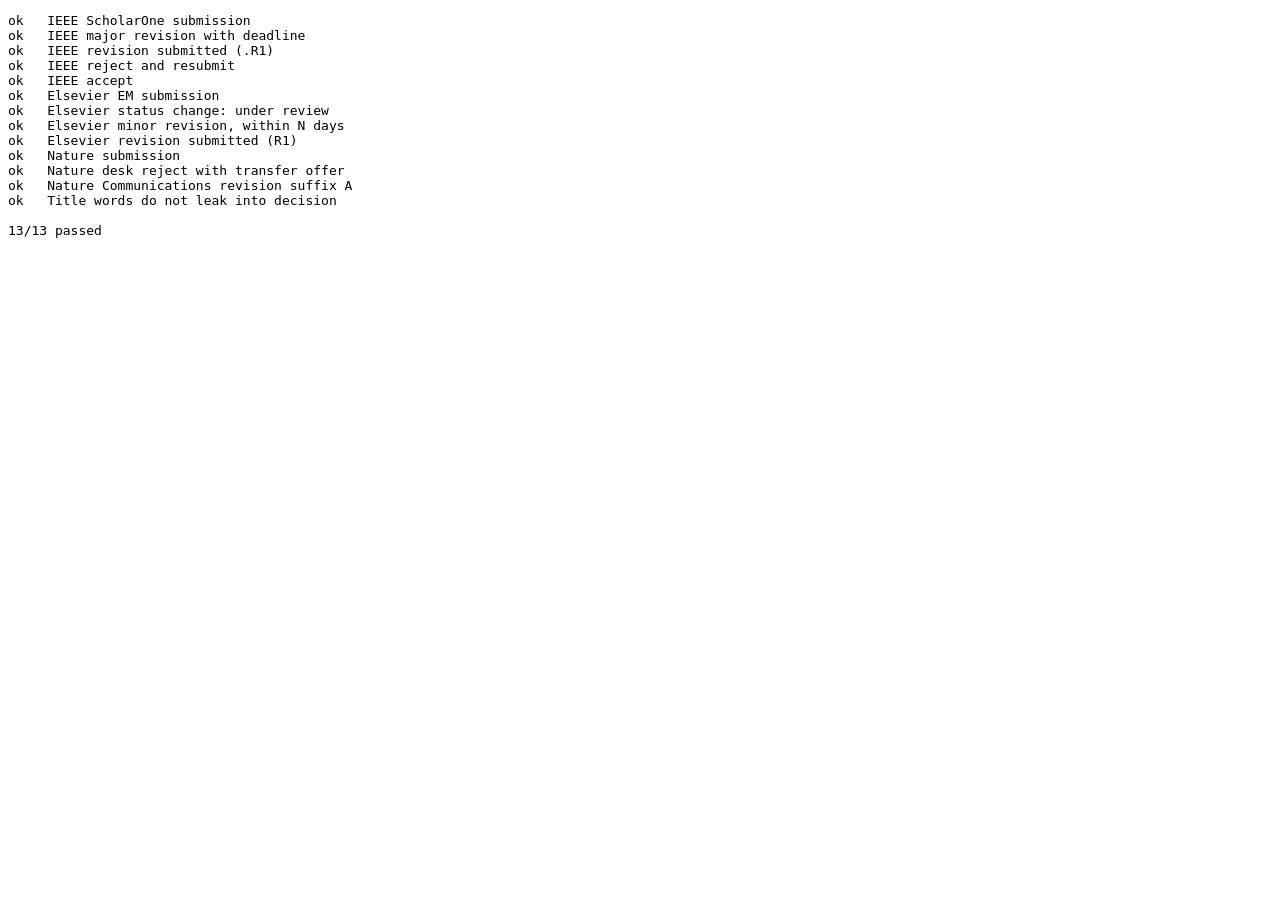
<file: manuscript-tracker/tests/parser-test.html>
<!doctype html>
<html>
<head><meta charset="utf-8"><title>Parser tests</title></head>
<body>
<pre id="out"></pre>
<script src="../parser.js"></script>
<script>
const CASES = [
  {
    name: 'IEEE ScholarOne submission',
    email: `IEEE Transactions on Sustainable Energy - Manuscript ID TSTE-04321-2026
IEEE Transactions on Sustainable Energy<onbehalfof@manuscriptcentral.com>

author@example.edu
coauthor@example.com;
A. Author;author@example.edu;b@example.com


[External Email] This email originated outside of your organisation. Do not click links or open attachments unless you recognise the sender and know the content is safe.
05-Sep-2026

Dear Prof. Smith:

Your manuscript entitled "Coordinated Voltage Control of Distribution Networks With High Photovoltaic Penetration" has been successfully submitted online and is presently being given full consideration for publication in the IEEE Transactions on Sustainable Energy.

Your manuscript ID is TSTE-04321-2026.

Please mention the above manuscript ID in all future correspondence or when calling the office for questions. If there are any changes in your street address or e-mail address, please log in to ScholarOne Manuscripts at https://mc.manuscriptcentral.com/tste-pes and edit your user information as appropriate.

You can also view the status of your manuscript at any time by checking your Author Center after logging in to https://ieee.submission.researchexchange.com/journal/tste-pes.

Thank you for submitting your manuscript to the IEEE Transactions on Sustainable Energy.

Sincerely,
IEEE Transactions on Sustainable Energy Editorial Office`,
    expect: { type: 'submitted', date: '2026-09-05', msId: 'TSTE-04321-2026', baseId: 'TSTE-04321-2026', round: 0, publisher: 'IEEE',
      journal: 'IEEE Transactions on Sustainable Energy', addressee: 'Prof. Smith', portal: 'https://mc.manuscriptcentral.com/tste-pes',
      title: 'Coordinated Voltage Control of Distribution Networks With High Photovoltaic Penetration' },
  },
  {
    name: 'IEEE major revision with deadline',
    email: `IEEE Transactions on Power Systems - Decision on Manuscript ID TPWRS-00123-2026
12-Oct-2026

Dear Dr. Li:

Manuscript ID TPWRS-00123-2026 entitled "A Reject-Option Classifier for Transient Stability Assessment" which you submitted to the IEEE Transactions on Power Systems, has been reviewed. The comments of the reviewers are included at the bottom of this letter.

The reviewers have recommended a major revision. Therefore, I invite you to respond to the reviewer(s)' comments and revise your manuscript.

Because we are trying to facilitate timely publication of manuscripts submitted to the IEEE Transactions on Power Systems, your revised manuscript should be uploaded by 11-Dec-2026.`,
    expect: { type: 'major_revision', date: '2026-10-12', msId: 'TPWRS-00123-2026', due: '2026-12-11', journal: 'IEEE Transactions on Power Systems',
      title: 'A Reject-Option Classifier for Transient Stability Assessment' },
  },
  {
    name: 'IEEE revision submitted (.R1)',
    email: `IEEE Transactions on Power Systems - Manuscript ID TPWRS-00123-2026.R1
20-Nov-2026
Dear Dr. Li:
Your manuscript entitled "A Reject-Option Classifier for Transient Stability Assessment" has been successfully submitted online and is presently being given full consideration for publication in the IEEE Transactions on Power Systems.
Your manuscript ID is TPWRS-00123-2026.R1.`,
    expect: { type: 'revision_submitted', msId: 'TPWRS-00123-2026.R1', baseId: 'TPWRS-00123-2026', round: 1 },
  },
  {
    name: 'IEEE reject and resubmit',
    email: `IEEE Transactions on Smart Grid - Decision on Manuscript ID TSG-00987-2026
02-Oct-2026
Dear Mr. Wang:
I regret to inform you that, based on the reviewers' comments, your manuscript "Peer-to-Peer Energy Trading Under Network Constraints" is not acceptable in its current form. The decision is Reject and Resubmit.`,
    expect: { type: 'reject_resubmit', journal: 'IEEE Transactions on Smart Grid', msId: 'TSG-00987-2026' },
  },
  {
    name: 'IEEE accept',
    email: `IEEE Transactions on Sustainable Energy - Decision on Manuscript ID TSTE-04321-2026.R2
15-Mar-2027
Dear Prof. Smith:
It is my pleasure to inform you that your manuscript entitled "Coordinated Voltage Control of Distribution Networks" has been accepted for publication in the IEEE Transactions on Sustainable Energy.`,
    expect: { type: 'accepted', round: 2, baseId: 'TSTE-04321-2026', date: '2027-03-15' },
  },
  {
    name: 'Elsevier EM submission',
    email: `From: Applied Energy <em@editorialmanager.com>
Date: Tue, Sep 16, 2026 at 3:12 PM
Subject: Submission Confirmation for Hydrogen Storage Sizing in Island Microgrids

Ms. Ref. No.: APEN-D-26-04567
Title: Hydrogen Storage Sizing in Island Microgrids
Applied Energy

Dear Dr. Chen,

Thank you for submitting your manuscript, "Hydrogen Storage Sizing in Island Microgrids", to Applied Energy.

Your submission has been assigned the following manuscript number: APEN-D-26-04567.

You can check the progress of your paper by logging into Editorial Manager at https://www.editorialmanager.com/apen/.`,
    expect: { type: 'submitted', date: '2026-09-16', msId: 'APEN-D-26-04567', publisher: 'Elsevier', journal: 'Applied Energy',
      title: 'Hydrogen Storage Sizing in Island Microgrids', portal: 'https://www.editorialmanager.com/apen/' },
  },
  {
    name: 'Elsevier status change: under review',
    email: `Applied Energy <em@editorialmanager.com>
Ref.: Ms. No. APEN-D-26-04567
Hydrogen Storage Sizing in Island Microgrids
Dear Dr. Chen,
We are pleased to inform you that your manuscript is now under review.`,
    expect: { type: 'under_review', msId: 'APEN-D-26-04567', journal: 'Applied Energy' },
  },
  {
    name: 'Elsevier minor revision, within N days',
    email: `Ref: APEN-D-26-04567
Title: Hydrogen Storage Sizing in Island Microgrids
Journal: Applied Energy
Date: 2026-11-02

Dear Dr. Chen,
Thank you for submitting your manuscript to Applied Energy. I have completed my evaluation of your manuscript. The reviewers recommend reconsideration of your manuscript following minor revision. I invite you to resubmit your manuscript after addressing the comments below. Please resubmit your revised manuscript within 30 days.`,
    expect: { type: 'minor_revision', date: '2026-11-02', due: '2026-12-02', msId: 'APEN-D-26-04567', title: 'Hydrogen Storage Sizing in Island Microgrids' },
  },
  {
    name: 'Elsevier revision submitted (R1)',
    email: `Applied Energy <em@editorialmanager.com>
Dear Dr. Chen,
Thank you for submitting your revised manuscript, "Hydrogen Storage Sizing in Island Microgrids", to Applied Energy. Your manuscript number is APEN-D-26-04567R1.`,
    expect: { type: 'revision_submitted', msId: 'APEN-D-26-04567R1', baseId: 'APEN-D-26-04567', round: 1 },
  },
  {
    name: 'Nature submission',
    email: `Nature Energy <energy@nature.com>
Subject: Nature Energy manuscript NENERGY-26-01234 submitted
Sep 20, 2026
Dear Dr. Lee,
Thank you for submitting your manuscript entitled "Grid-Forming Inverters at Scale" to Nature Energy. Your manuscript number is NENERGY-26-01234. You can track progress at https://mts-nenergy.nature.com/.`,
    expect: { type: 'submitted', msId: 'NENERGY-26-01234', publisher: 'Nature', journal: 'Nature Energy', date: '2026-09-20', title: 'Grid-Forming Inverters at Scale' },
  },
  {
    name: 'Nature desk reject with transfer offer',
    email: `Nature Energy <energy@nature.com>
Subject: Decision on Nature Energy manuscript NENERGY-26-01234
Dear Dr. Lee,
Thank you for your submission "Grid-Forming Inverters at Scale". We regret that we are unable to offer to publish it in Nature Energy. You can transfer your manuscript to Nature Communications using the link below.`,
    expect: { type: 'rejected', msId: 'NENERGY-26-01234', journal: 'Nature Energy' },
  },
  {
    name: 'Nature Communications revision suffix A',
    email: `Nature Communications <ncomms@nature.com>
Dear Dr. Lee,
Thank you for submitting your revised manuscript "Grid-Forming Inverters at Scale" to Nature Communications. Your manuscript ID is NCOMMS-26-56789A.`,
    expect: { type: 'revision_submitted', msId: 'NCOMMS-26-56789A', baseId: 'NCOMMS-26-56789', round: 1, journal: 'Nature Communications' },
  },
  {
    name: 'Title words do not leak into decision',
    email: `IEEE Transactions on Power Systems - Manuscript ID TPWRS-00555-2026
01-Sep-2026
Dear Dr. Li:
Your manuscript entitled "Accepted Wisdom Rejected: Revisiting Major Revision Policies in Unit Commitment" has been successfully submitted online.`,
    expect: { type: 'submitted' },
  },
];

const out = [];
let fails = 0;
for (const c of CASES) {
  const got = MSParser.parseEmail(c.email, '2026-10-30');
  const bad = Object.entries(c.expect).filter(([k, v]) => got[k] !== v);
  if (bad.length) fails++;
  out.push((bad.length ? 'FAIL ' : 'ok   ') + c.name);
  bad.forEach(([k, v]) => out.push(`       ${k}: expected ${JSON.stringify(v)}, got ${JSON.stringify(got[k])}`));
}
out.push('', `${CASES.length - fails}/${CASES.length} passed`);
document.getElementById('out').textContent = out.join('\n');
</script>
</body>
</html>
</file>
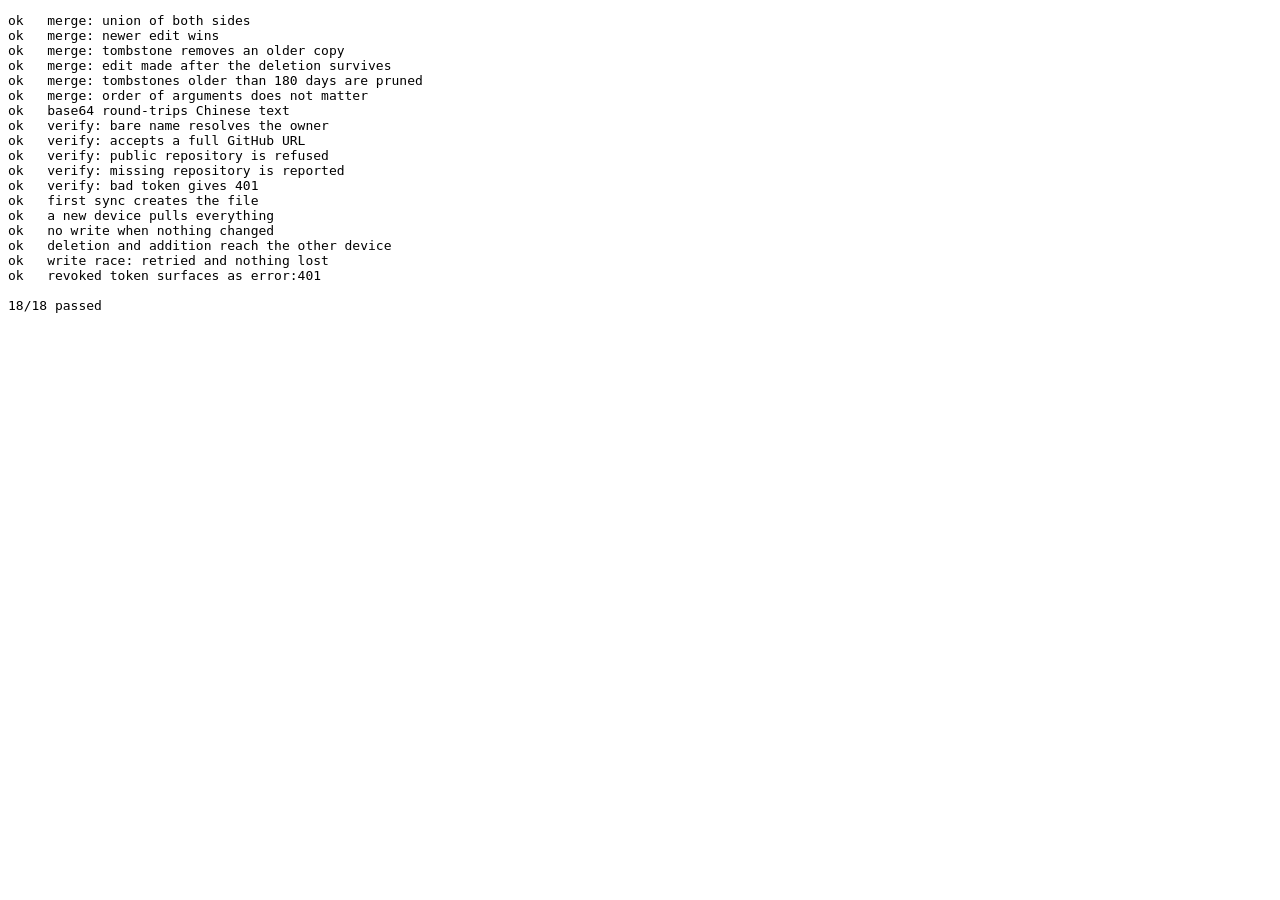
<file: manuscript-tracker/tests/sync-test.html>
<!doctype html>
<html>
<head><meta charset="utf-8"><title>Sync tests</title></head>
<body>
<pre id="out"></pre>
<script src="../github-sync.js"></script>
<script>
const { merge, canon, verify, createSyncer, b64encode, b64decode } = GitHubSync;
const out = [];
let fails = 0, total = 0;
function check(name, cond, detail) {
  total++;
  if (!cond) fails++;
  out.push((cond ? 'ok   ' : 'FAIL ') + name + (cond || detail === undefined ? '' : '\n       ' + JSON.stringify(detail)));
}
const rec = (id, modified, title) => ({ id, modified, title: title || id, events: [] });
const ids = s => (s.records || []).map(r => r.id).join(',');

// In-memory stand-in for the parts of the GitHub REST API the tracker uses.
function mockGitHub() {
  const state = { file: null, sha: null, n: 0, puts: 0, beforePut: null,
    repos: { 'alice/data': { private: true, full_name: 'alice/data' }, 'alice/pub': { private: false, full_name: 'alice/pub' } } };
  const res = (status, body) => ({ ok: status < 300, status, json: async () => body });
  async function fetch(url, init) {
    const path = url.replace('https://api.github.com', '');
    if (init.headers.Authorization !== 'Bearer good') return res(401, { message: 'Bad credentials' });
    if (path === '/user') return res(200, { login: 'alice' });
    let m;
    if ((m = path.match(/^\/repos\/([^/]+\/[^/]+)$/))) return state.repos[m[1]] ? res(200, state.repos[m[1]]) : res(404, {});
    if ((m = path.match(/^\/repos\/alice\/data\/contents\/manuscripts\.json$/))) {
      if (init.method === 'GET') return state.file ? res(200, { sha: state.sha, content: state.file, encoding: 'base64' }) : res(404, {});
      const body = JSON.parse(init.body);
      state.puts++;
      if (state.beforePut) { const f = state.beforePut; state.beforePut = null; f(); }
      if ((body.sha || null) !== state.sha) return res(409, { message: 'sha mismatch' });
      state.file = body.content;
      state.sha = 'sha' + (++state.n);
      return res(200, { content: { sha: state.sha } });
    }
    return res(404, {});
  }
  return { state, fetch, remote: () => JSON.parse(b64decode(state.file)) };
}

function device(gh) {
  const d = { records: [], deleted: {}, status: [] };
  d.syncer = createSyncer({
    config: () => ({ repo: 'alice/data', token: 'good' }),
    getLocal: () => ({ records: d.records, deleted: d.deleted }),
    setLocal: m => { d.records = m.records; d.deleted = m.deleted; },
    onStatus: (s, info) => d.status.push(s === 'error' ? 'error:' + info.status : s),
    fetch: gh.fetch,
  });
  return d;
}

(async () => {
  const now = Date.now();

  // --- merge ---
  let m = merge({ records: [rec('a', 1), rec('b', 5, 'old')] }, { records: [rec('b', 9, 'new'), rec('c', 2)] }, now);
  check('merge: union of both sides', ids(m) === 'a,b,c', ids(m));
  check('merge: newer edit wins', m.records.find(r => r.id === 'b').title === 'new');
  m = merge({ records: [rec('a', 10)] }, { records: [], deleted: { a: 20 } }, now);
  check('merge: tombstone removes an older copy', ids(m) === '', ids(m));
  m = merge({ records: [rec('a', 30)] }, { records: [], deleted: { a: 20 } }, now);
  check('merge: edit made after the deletion survives', ids(m) === 'a', ids(m));
  m = merge({ records: [], deleted: { old: now - 200 * 864e5, fresh: now } }, null, now);
  check('merge: tombstones older than 180 days are pruned', Object.keys(m.deleted).join() === 'fresh', m.deleted);
  const A = { records: [rec('x', 3, 'p'), rec('y', 1)] }, B = { records: [rec('x', 3, 'q')], deleted: { y: 2 } };
  check('merge: order of arguments does not matter', canon(merge(A, B, now)) === canon(merge(B, A, now)));
  check('base64 round-trips Chinese text', b64decode(b64encode('投稿追踪 – Décision')) === '投稿追踪 – Décision');

  // --- verify ---
  const gh0 = mockGitHub();
  check('verify: bare name resolves the owner', (await verify('good', 'data', gh0.fetch)) === 'alice/data');
  check('verify: accepts a full GitHub URL', (await verify('good', 'https://github.com/alice/data', gh0.fetch)) === 'alice/data');
  const err = async p => { try { await p; return 'resolved'; } catch (e) { return e.message === 'GitHub error 401' || e.status ? e.status : e.message; } };
  check('verify: public repository is refused', (await err(verify('good', 'alice/pub', gh0.fetch))) === 'repo_public');
  check('verify: missing repository is reported', (await err(verify('good', 'alice/nope', gh0.fetch))) === 'repo_not_found');
  check('verify: bad token gives 401', (await err(verify('bad', 'alice/data', gh0.fetch))) === 401);

  // --- two devices through the mock API ---
  const gh = mockGitHub();
  const laptop = device(gh), phone = device(gh);
  laptop.records = [rec('r1', now - 3000), rec('r2', now - 3000)];
  await laptop.syncer.run();
  check('first sync creates the file', ids(gh.remote()) === 'r1,r2' && laptop.status.at(-1) === 'ok', laptop.status);

  await phone.syncer.run();
  check('a new device pulls everything', ids(phone) === 'r1,r2', ids(phone));

  const putsBefore = gh.state.puts;
  await phone.syncer.run();
  check('no write when nothing changed', gh.state.puts === putsBefore, gh.state.puts - putsBefore);

  phone.records = phone.records.filter(r => r.id !== 'r1');
  phone.deleted.r1 = now - 2000;
  phone.records.push(rec('r3', now - 2000));
  await phone.syncer.run();
  await laptop.syncer.run();
  check('deletion and addition reach the other device', ids(laptop) === 'r2,r3', ids(laptop));

  laptop.records.push(rec('r4', now - 1000));
  gh.state.beforePut = () => {   // another device saves first, so the laptop's write hits a stale sha
    gh.state.file = b64encode(JSON.stringify({ records: [rec('r5', now - 1000)], deleted: {} }));
    gh.state.sha = 'other';
  };
  await laptop.syncer.run();
  check('write race: retried and nothing lost', ids(gh.remote()) === 'r2,r3,r4,r5' && laptop.status.at(-1) === 'ok', [ids(gh.remote()), laptop.status]);

  const intruder = device({ fetch: (u, i) => gh.fetch(u, Object.assign({}, i, { headers: Object.assign({}, i.headers, { Authorization: 'Bearer bad' }) })) });
  await intruder.syncer.run();
  check('revoked token surfaces as error:401', intruder.status.at(-1) === 'error:401', intruder.status);

  out.push('', `${total - fails}/${total} passed`);
  document.getElementById('out').textContent = out.join('\n');
})().catch(e => { document.getElementById('out').textContent = 'EXC ' + e.stack; });
</script>
</body>
</html>
</file>
<file: event-tracker/styles.css>
:root {
  --bg: #f6f5f1;
  --surface: #ffffff;
  --surface-2: #f0eee8;
  --text: #1f2328;
  --muted: #646b73;
  --line: #e2dfd7;
  --accent: #2c5d8f;
  --accent-text: #ffffff;
  --focus: #2c5d8f55;
  --done: #22663a;
  --done-bg: #e3f1e6;
  --todo: #8a5400;
  --todo-bg: #fbefd9;
  --danger: #b3261e;
  --serif: "Iowan Old Style", "Palatino Linotype", Palatino, Georgia, "Songti SC", "SimSun", serif;
  --sans: system-ui, -apple-system, "Segoe UI", Roboto, "PingFang SC", "Microsoft YaHei", sans-serif;
  color-scheme: light;
}

@media (prefers-color-scheme: dark) {
  :root {
    --bg: #15171a; --surface: #1d2024; --surface-2: #25292e; --text: #e6e4df; --muted: #9aa0a6; --line: #30343a;
    --accent: #7fb0e0; --accent-text: #0f1a26; --focus: #7fb0e055;
    --done: #9ad3ab; --done-bg: #1d3426; --todo: #f0c27a; --todo-bg: #3a2c12; --danger: #f2867c;
    color-scheme: dark;
  }
}

* { box-sizing: border-box; }
html { -webkit-text-size-adjust: 100%; }
body { margin: 0; background: var(--bg); color: var(--text); font: 15px/1.5 var(--sans); }
.wrap { max-width: 1240px; margin: 0 auto; padding-left: max(16px, env(safe-area-inset-left, 0px)); padding-right: max(16px, env(safe-area-inset-right, 0px)); }
h1, h2, h3 { font-family: var(--serif); font-weight: 600; margin: 0; letter-spacing: -0.01em; }
h1 { font-size: 21px; }
h2 { font-size: 24px; line-height: 1.25; overflow-wrap: anywhere; }
h3 { font-size: 15px; }
p { margin: 0; }
button, input, textarea { font: inherit; color: inherit; }
:focus-visible { outline: 3px solid var(--focus); outline-offset: 1px; }
[hidden] { display: none !important; }

/* top bar */
.topbar { border-bottom: 1px solid var(--line); background: var(--surface); }
.topbar-inner { display: flex; align-items: center; justify-content: space-between; gap: 12px 16px; padding-top: 12px; padding-bottom: 12px; flex-wrap: wrap; }
.brand { display: flex; gap: 12px; align-items: center; min-width: 0; }
.logo { width: 30px; height: 30px; color: var(--accent); flex: none; }
.tagline { color: var(--muted); font-size: 13px; }
.actions { display: flex; gap: 8px; align-items: center; flex-wrap: wrap; }

.btn { display: inline-flex; align-items: center; justify-content: center; gap: 6px; min-height: 36px; border: 1px solid var(--line); background: var(--surface); border-radius: 8px; padding: 6px 13px; cursor: pointer; font-size: 14px; white-space: nowrap; }
.btn:hover { border-color: var(--muted); }
.btn svg { width: 16px; height: 16px; flex: none; }
.btn.primary { background: var(--accent); color: var(--accent-text); border-color: var(--accent); font-weight: 600; }
.btn.primary:hover { filter: brightness(1.08); }
.btn.danger { color: var(--danger); }
.btn.danger-solid { background: var(--danger); color: var(--surface); border-color: var(--danger); font-weight: 600; }
.btn.block { width: 100%; }
.btn:disabled { opacity: .6; cursor: default; }

.icon-btn { display: inline-flex; align-items: center; justify-content: center; width: 32px; height: 32px; border: 0; background: none; border-radius: 6px; cursor: pointer; color: var(--muted); flex: none; }
.icon-btn:hover { background: var(--surface-2); color: var(--text); }
.icon-btn.danger:hover { color: var(--danger); }
.icon-btn svg { width: 16px; height: 16px; }

.seg { display: inline-flex; border: 1px solid var(--line); border-radius: 8px; overflow: hidden; }
.seg button { border: 0; background: var(--surface); padding: 6px 12px; min-height: 34px; cursor: pointer; font-size: 14px; color: var(--muted); }
.seg button[aria-pressed="true"] { background: var(--surface-2); color: var(--text); font-weight: 600; }

.menu { position: relative; }
.menu summary { list-style: none; }
.menu summary::-webkit-details-marker { display: none; }
.menu-pop { position: absolute; z-index: 5; top: calc(100% + 4px); left: 0; min-width: 210px; background: var(--surface); border: 1px solid var(--line); border-radius: 8px; padding: 4px; box-shadow: 0 6px 20px rgb(0 0 0 / .12); }
.menu-pop button { display: block; width: 100%; text-align: left; background: none; border: 0; padding: 8px 10px; border-radius: 5px; cursor: pointer; font-size: 14px; }
.menu-pop button:hover { background: var(--surface-2); }

.sync-dot { width: 8px; height: 8px; border-radius: 50%; background: var(--muted); }
.sync-dot[data-state="off"] { display: none; }
.sync-dot[data-state="ok"] { background: var(--done); }
.sync-dot[data-state="syncing"] { background: var(--accent); }
.sync-dot[data-state="error"] { background: var(--danger); }

/* layout */
.shell { display: grid; grid-template-columns: 290px minmax(0, 1fr); gap: 24px; padding-top: 20px; padding-bottom: 40px; align-items: start; }
.sidebar { display: flex; flex-direction: column; gap: 10px; position: sticky; top: 16px; max-height: calc(100vh - 32px); min-width: 0; }
.search { width: 100%; min-height: 36px; padding: 6px 10px; border: 1px solid var(--line); border-radius: 8px; background: var(--surface); }
.event-list { display: flex; flex-direction: column; gap: 6px; overflow-y: auto; min-height: 0; padding: 2px; margin: -2px; }
.storage-note { font-size: 12.5px; color: var(--muted); padding-top: 8px; border-top: 1px solid var(--line); overflow-wrap: anywhere; }
.storage-note.error { color: var(--danger); }
.list-empty { color: var(--muted); font-size: 13.5px; padding: 8px 2px; }

.event-row { display: block; width: 100%; text-align: left; background: var(--surface); border: 1px solid var(--line); border-radius: 8px; padding: 10px 12px; cursor: pointer; }
.event-row:hover { border-color: var(--muted); }
.event-row[aria-current="true"] { border-color: var(--accent); box-shadow: inset 3px 0 0 var(--accent); }
.event-row-title { font-weight: 600; overflow-wrap: anywhere; display: block; }
.event-row-time, .event-row-state { color: var(--muted); font-size: 12.5px; display: block; }
.bar { display: block; height: 4px; border-radius: 2px; background: var(--surface-2); margin: 7px 0 4px; overflow: hidden; }
.bar i { display: block; height: 100%; background: var(--done); }

/* event detail */
.detail { min-width: 0; }
.back { display: none; margin-bottom: 12px; }
.detail-head { display: flex; align-items: flex-start; justify-content: space-between; gap: 12px; }
.detail-actions { display: flex; gap: 6px; flex: none; }
.detail-meta { color: var(--muted); font-size: 13.5px; margin-top: 4px; }
.note { white-space: pre-wrap; overflow-wrap: anywhere; margin-top: 10px; max-width: 72ch; }

.attach-box { margin-top: 16px; padding: 10px 12px; background: var(--surface); border: 1px solid var(--line); border-radius: 8px; }
.attach-box.drop, .item.drop { border-color: var(--accent); box-shadow: 0 0 0 2px var(--focus); }
.attach-head { display: flex; align-items: center; justify-content: space-between; gap: 10px; }
.btn-text { display: inline-flex; align-items: center; gap: 5px; border: 0; background: none; padding: 4px 6px; min-height: 30px; color: var(--accent); cursor: pointer; font-size: 13.5px; border-radius: 6px; }
.btn-text:hover { background: var(--surface-2); }
.btn-text svg { width: 15px; height: 15px; }
.hint { color: var(--muted); font-size: 13px; }

.files { display: flex; flex-wrap: wrap; gap: 6px; margin-top: 6px; }
.file { display: inline-flex; align-items: center; max-width: 100%; background: var(--surface-2); border-radius: 6px; font-size: 13px; }
.file-open { display: inline-flex; align-items: center; gap: 5px; min-width: 0; min-height: 30px; border: 0; background: none; padding: 3px 4px 3px 8px; cursor: pointer; border-radius: 6px; }
.file-open:hover .file-name { text-decoration: underline; }
.file-open svg { width: 14px; height: 14px; flex: none; color: var(--muted); }
.file-name { overflow: hidden; text-overflow: ellipsis; white-space: nowrap; max-width: 220px; }
.file-size { color: var(--muted); white-space: nowrap; font-size: 12px; }
.file-state { color: var(--todo); white-space: nowrap; font-size: 12px; }
.file .icon-btn { width: 26px; height: 26px; }
.file .icon-btn svg { width: 13px; height: 13px; }

.columns { display: grid; grid-template-columns: repeat(2, minmax(0, 1fr)); gap: 16px; margin-top: 16px; align-items: start; }
.column { border: 1px solid var(--line); border-radius: 10px; background: var(--surface-2); padding: 12px; min-height: 180px; }
.column.over { border-color: var(--accent); box-shadow: 0 0 0 2px var(--focus); }
.col-head { display: flex; align-items: center; gap: 8px; margin-bottom: 10px; }
.col-badge { font-size: 12.5px; font-weight: 600; border-radius: 10px; padding: 0 8px; }
.col-done .col-badge { background: var(--done-bg); color: var(--done); }
.col-todo .col-badge { background: var(--todo-bg); color: var(--todo); }
.col-done h3 { color: var(--done); }
.col-todo h3 { color: var(--todo); }
.add-form { display: flex; gap: 6px; margin-bottom: 10px; }
.add-form input { flex: 1; min-width: 0; min-height: 36px; padding: 6px 10px; border: 1px solid var(--line); border-radius: 8px; background: var(--surface); }
.items { display: flex; flex-direction: column; gap: 8px; list-style: none; margin: 0; padding: 0; }
.col-empty { color: var(--muted); font-size: 13.5px; padding: 6px 2px; }

.item { background: var(--surface); border: 1px solid var(--line); border-radius: 8px; padding: 9px 8px 8px 10px; }
.item[draggable="true"] { cursor: grab; }
.item.dragging { opacity: .5; }
.item-main { display: flex; gap: 9px; align-items: flex-start; }
.item-main input[type="checkbox"] { width: 18px; height: 18px; margin: 2px 0 0; flex: none; accent-color: var(--done); cursor: pointer; }
.item-body { min-width: 0; flex: 1; }
.item-title { overflow-wrap: anywhere; font-weight: 500; }
.col-done .item-title { color: var(--muted); }
.item-note { white-space: pre-wrap; overflow-wrap: anywhere; font-size: 13.5px; margin-top: 2px; }
.item-time { color: var(--muted); font-size: 12px; margin-top: 2px; }
.item-tools { display: flex; flex: none; margin: -4px -2px 0 0; }

/* welcome */
.welcome { text-align: center; padding: 64px 20px; max-width: 460px; margin: 0 auto; }
.welcome p { color: var(--muted); margin: 8px 0 18px; }

/* dialog */
dialog { border: 1px solid var(--line); border-radius: 12px; background: var(--surface); color: var(--text); padding: 20px; width: min(500px, calc(100vw - 32px)); max-height: calc(100dvh - 32px); overflow-y: auto; }
dialog::backdrop { background: rgb(0 0 0 / .4); }
dialog h2 { font-size: 19px; margin-bottom: 10px; }
.dlg-text { margin-bottom: 12px; overflow-wrap: anywhere; }
.field { display: block; margin-bottom: 12px; }
.field > span { display: block; font-size: 13.5px; font-weight: 600; margin-bottom: 4px; }
.field input, .field textarea { width: 100%; padding: 7px 10px; border: 1px solid var(--line); border-radius: 8px; background: var(--bg); }
.field textarea { resize: vertical; min-height: 84px; }
.dlg-actions { display: flex; flex-wrap: wrap; justify-content: flex-end; gap: 8px; margin-top: 16px; }
.dlg-actions .spacer { flex: 1; }
.dlg-error { color: var(--danger); font-size: 13.5px; margin-top: 4px; }
.steps { margin: 0 0 14px; padding-left: 20px; }
.steps li { margin-bottom: 6px; }
.steps a { color: var(--accent); white-space: nowrap; }
.facts { display: grid; grid-template-columns: auto minmax(0, 1fr); gap: 4px 14px; margin: 0; }
.facts dt { color: var(--muted); }
.facts dd { margin: 0; overflow-wrap: anywhere; }
.facts a { color: var(--accent); }

/* toast */
.toast { position: fixed; z-index: 20; left: 50%; bottom: max(20px, env(safe-area-inset-bottom, 0px)); transform: translateX(-50%); max-width: calc(100vw - 32px); width: max-content; background: var(--text); color: var(--bg); padding: 9px 14px; border-radius: 8px; font-size: 14px; box-shadow: 0 6px 20px rgb(0 0 0 / .25); }

@media (max-width: 860px) {
  .shell { grid-template-columns: minmax(0, 1fr); padding-top: 14px; }
  .sidebar { position: static; max-height: none; }
  .event-list { overflow: visible; }
  .shell[data-view="list"] .detail { display: none; }
  .shell[data-view="detail"] .sidebar { display: none; }
  .back { display: inline-flex; }
  .columns { grid-template-columns: minmax(0, 1fr); }
  .column { min-height: 0; }
  .file-name { max-width: 150px; }
  h2 { font-size: 21px; }
  .tagline { display: none; }
  .add-form input, .search { font-size: 16px; }
}

@media (max-width: 480px) {
  .detail-head { flex-direction: column; }
}
</file>
<file: manuscript-tracker/styles.css>
:root {
  --bg: #f6f5f1;
  --surface: #ffffff;
  --surface-2: #f0eee8;
  --text: #1f2328;
  --muted: #646b73;
  --line: #e2dfd7;
  --accent: #2c5d8f;
  --accent-text: #ffffff;
  --focus: #2c5d8f55;

  --s-active-bg: #e6eef7;   --s-active-fg: #24527f;
  --s-action-bg: #fbefd9;   --s-action-fg: #8a5400;
  --s-accepted-bg: #e3f1e6; --s-accepted-fg: #22663a;
  --s-rejected-bg: #f8e5e3; --s-rejected-fg: #9a2f24;
  --s-closed-bg: #ecebe7;   --s-closed-fg: #5c6066;
  --danger: #b3261e;

  --serif: "Iowan Old Style", "Palatino Linotype", Palatino, Georgia, "Songti SC", "SimSun", serif;
  --sans: system-ui, -apple-system, "Segoe UI", Roboto, "PingFang SC", "Microsoft YaHei", sans-serif;
  --mono: ui-monospace, "Cascadia Mono", Consolas, monospace;
  color-scheme: light;
}

@media (prefers-color-scheme: dark) {
  :root:not([data-theme="light"]) {
    --bg: #15171a; --surface: #1d2024; --surface-2: #25292e; --text: #e6e4df; --muted: #9aa0a6; --line: #30343a;
    --accent: #7fb0e0; --accent-text: #0f1a26; --focus: #7fb0e055;
    --s-active-bg: #1f3044;   --s-active-fg: #a9cbef;
    --s-action-bg: #3a2c12;   --s-action-fg: #f0c27a;
    --s-accepted-bg: #1d3426; --s-accepted-fg: #9ad3ab;
    --s-rejected-bg: #3d1f1c; --s-rejected-fg: #f0a59c;
    --s-closed-bg: #2a2d31;   --s-closed-fg: #a7abb0;
    --danger: #f2867c;
    color-scheme: dark;
  }
}
:root[data-theme="dark"] {
  --bg: #15171a; --surface: #1d2024; --surface-2: #25292e; --text: #e6e4df; --muted: #9aa0a6; --line: #30343a;
  --accent: #7fb0e0; --accent-text: #0f1a26; --focus: #7fb0e055;
  --s-active-bg: #1f3044;   --s-active-fg: #a9cbef;
  --s-action-bg: #3a2c12;   --s-action-fg: #f0c27a;
  --s-accepted-bg: #1d3426; --s-accepted-fg: #9ad3ab;
  --s-rejected-bg: #3d1f1c; --s-rejected-fg: #f0a59c;
  --s-closed-bg: #2a2d31;   --s-closed-fg: #a7abb0;
  --danger: #f2867c;
  color-scheme: dark;
}

* { box-sizing: border-box; }
html { -webkit-text-size-adjust: 100%; }
body { margin: 0; background: var(--bg); color: var(--text); font: 15px/1.5 var(--sans); }
.wrap { max-width: 1040px; margin: 0 auto; padding-left: max(16px, env(safe-area-inset-left, 0px)); padding-right: max(16px, env(safe-area-inset-right, 0px)); }
h1, h2, h3 { font-family: var(--serif); font-weight: 600; margin: 0; letter-spacing: -0.01em; }
h1 { font-size: 21px; }
h2 { font-size: 18px; }
h3 { font-size: 16px; }
button, input, select, textarea { font: inherit; color: inherit; }
:focus-visible { outline: 3px solid var(--focus); outline-offset: 1px; }
[hidden] { display: none !important; }
.mono { font-family: var(--mono); font-size: 13.5px; }

/* top bar */
.topbar { border-bottom: 1px solid var(--line); background: var(--surface); }
.topbar-inner { display: flex; align-items: center; justify-content: space-between; gap: 16px; padding-top: 14px; padding-bottom: 14px; flex-wrap: wrap; }
.brand { display: flex; gap: 12px; align-items: center; min-width: 0; }
.logo { width: 30px; height: 30px; color: var(--accent); flex: none; }
.tagline { margin: 0; color: var(--muted); font-size: 13px; }
.actions { display: flex; gap: 8px; align-items: center; flex-wrap: wrap; }

.btn { display: inline-flex; align-items: center; gap: 6px; border: 1px solid var(--line); background: var(--surface); border-radius: 8px; padding: 7px 13px; cursor: pointer; font-size: 14px; white-space: nowrap; }
.btn:hover { border-color: var(--muted); }
.btn svg { width: 16px; height: 16px; }
.btn.primary { background: var(--accent); color: var(--accent-text); border-color: var(--accent); font-weight: 600; }
.btn.primary:hover { filter: brightness(1.08); }
.btn.danger { color: var(--danger); }
.btn.small { padding: 4px 10px; font-size: 13px; }
.link { background: none; border: 0; padding: 0; color: var(--accent); cursor: pointer; font-size: 14px; text-decoration: underline; text-underline-offset: 3px; }

.seg { display: inline-flex; border: 1px solid var(--line); border-radius: 8px; overflow: hidden; }
.seg button { border: 0; background: var(--surface); padding: 7px 11px; cursor: pointer; font-size: 13.5px; color: var(--muted); }
.seg button[aria-pressed="true"] { background: var(--surface-2); color: var(--text); font-weight: 600; }

.menu { position: relative; }
.menu summary { list-style: none; }
.menu summary::-webkit-details-marker { display: none; }
.menu-pop { position: absolute; right: 0; top: calc(100% + 4px); background: var(--surface); border: 1px solid var(--line); border-radius: 8px; box-shadow: 0 8px 24px #0002; z-index: 5; min-width: 180px; padding: 4px; }
.menu-pop button { display: block; width: 100%; text-align: left; background: none; border: 0; padding: 8px 10px; border-radius: 6px; cursor: pointer; }
.menu-pop button:hover { background: var(--surface-2); }

/* paste card */
main.wrap { padding-top: 22px; padding-bottom: 40px; }
.card { background: var(--surface); border: 1px solid var(--line); border-radius: 12px; padding: 18px; }
.paste-head { display: flex; justify-content: space-between; align-items: baseline; gap: 12px; }
.hint { color: var(--muted); font-size: 13.5px; margin: 4px 0 10px; }
textarea, input, select { background: var(--surface); border: 1px solid var(--line); border-radius: 8px; padding: 8px 10px; width: 100%; }
textarea { resize: vertical; }
#emailInput { font-family: var(--mono); font-size: 13px; line-height: 1.45; min-height: 120px; }
.row-end { display: flex; justify-content: flex-end; gap: 8px; margin-top: 12px; flex-wrap: wrap; }

.review { margin-top: 18px; border-top: 1px dashed var(--line); padding-top: 16px; }
.review h3 { margin-bottom: 10px; }
.match-note { background: var(--s-active-bg); color: var(--s-active-fg); padding: 8px 12px; border-radius: 8px; font-size: 13.5px; margin: 0 0 12px; }
.grid { display: grid; grid-template-columns: repeat(2, minmax(0, 1fr)); gap: 12px 14px; }
.grid label { display: flex; flex-direction: column; gap: 4px; font-size: 13px; color: var(--muted); }
.grid label > :not(span) { color: var(--text); font-size: 14.5px; }
.grid .span2 { grid-column: 1 / -1; }
.missing { border-color: var(--s-action-fg); background: var(--s-action-bg); }
.check { display: flex; gap: 8px; align-items: center; margin-top: 12px; font-size: 13.5px; color: var(--muted); }
.check input { width: auto; }

/* list */
.list-section { margin-top: 26px; }
.toolbar { display: flex; justify-content: space-between; align-items: center; gap: 12px; flex-wrap: wrap; margin-bottom: 12px; }
.chips { display: flex; gap: 6px; flex-wrap: wrap; }
.chip { border: 1px solid var(--line); background: var(--surface); border-radius: 999px; padding: 5px 12px; font-size: 13.5px; cursor: pointer; color: var(--muted); }
.chip b { font-weight: 600; color: var(--text); margin-left: 4px; font-variant-numeric: tabular-nums; }
.chip[aria-selected="true"] { background: var(--text); color: var(--bg); border-color: var(--text); }
.chip[aria-selected="true"] b { color: var(--bg); }
.tools { display: flex; gap: 8px; flex: 1 1 320px; justify-content: flex-end; }
.tools input { max-width: 280px; }
.tools select { width: auto; }

.list { list-style: none; margin: 0; padding: 0; display: flex; flex-direction: column; gap: 8px; }
.item { background: var(--surface); border: 1px solid var(--line); border-radius: 10px; }
.item.open { border-color: var(--muted); }
.item-head { display: grid; grid-template-columns: 150px minmax(0, 1fr) auto; gap: 14px; align-items: center; padding: 12px 14px; cursor: pointer; width: 100%; background: none; border: 0; text-align: left; }
.item-title, .item-meta { display: block; }
.item-title { font-family: var(--serif); font-size: 16px; font-weight: 600; line-height: 1.35; display: -webkit-box; -webkit-line-clamp: 2; -webkit-box-orient: vertical; overflow: hidden; }
.item-meta { color: var(--muted); font-size: 13px; margin-top: 2px; overflow: hidden; text-overflow: ellipsis; white-space: nowrap; }
.item-meta .mono { font-size: 12.5px; }
.item-side { text-align: right; font-size: 12.5px; color: var(--muted); white-space: nowrap; display: flex; flex-direction: column; align-items: flex-end; gap: 3px; }
.item-side .days { font-size: 14px; color: var(--text); font-variant-numeric: tabular-nums; }

.badge { display: inline-block; padding: 3px 9px; border-radius: 6px; font-size: 12.5px; font-weight: 600; white-space: nowrap; justify-self: start; }
.g-active { background: var(--s-active-bg); color: var(--s-active-fg); }
.g-action { background: var(--s-action-bg); color: var(--s-action-fg); }
.g-accepted { background: var(--s-accepted-bg); color: var(--s-accepted-fg); }
.g-rejected { background: var(--s-rejected-bg); color: var(--s-rejected-fg); }
.g-closed { background: var(--s-closed-bg); color: var(--s-closed-fg); }
.due { font-weight: 600; color: var(--s-action-fg); }
.due.late { color: var(--danger); }

.detail { border-top: 1px solid var(--line); padding: 14px; display: grid; grid-template-columns: minmax(0, 1fr) minmax(0, 1fr); gap: 20px; }
.detail .grid { grid-template-columns: 1fr 1fr; }
.detail-actions { display: flex; gap: 8px; flex-wrap: wrap; margin-top: 12px; }
.timeline { list-style: none; margin: 8px 0 0; padding: 0 0 0 14px; border-left: 2px solid var(--line); }
.timeline li { position: relative; padding: 0 0 12px 10px; }
.timeline li::before { content: ""; position: absolute; left: -21px; top: 6px; width: 10px; height: 10px; border-radius: 50%; background: var(--surface); border: 2px solid var(--muted); }
.timeline .t-row { display: flex; gap: 8px; align-items: center; flex-wrap: wrap; font-size: 13.5px; }
.timeline .t-date { color: var(--muted); font-variant-numeric: tabular-nums; }
.timeline .t-tools { margin-left: auto; display: flex; gap: 8px; }
.timeline .t-tools button { background: none; border: 0; padding: 0; color: var(--muted); cursor: pointer; font-size: 12.5px; text-decoration: underline; }
.timeline pre { white-space: pre-wrap; word-break: break-word; font: 12px/1.45 var(--mono); background: var(--surface-2); border-radius: 6px; padding: 8px; margin: 6px 0 0; max-height: 260px; overflow: auto; }
.add-event { display: flex; gap: 6px; flex-wrap: wrap; margin-top: 4px; }
.add-event select, .add-event input { width: auto; flex: 1 1 130px; padding: 5px 8px; font-size: 13.5px; }

.empty { text-align: center; padding: 48px 16px; border: 1px dashed var(--line); border-radius: 12px; color: var(--muted); }
.empty h3 { color: var(--text); margin-bottom: 4px; }
.foot { color: var(--muted); font-size: 12.5px; margin-top: 18px; text-align: center; }

.foot::before { content: ""; display: inline-block; width: 7px; height: 7px; border-radius: 50%; background: var(--s-accepted-fg); margin-right: 7px; vertical-align: 1px; }
.btn[data-armed] { background: var(--s-rejected-bg); border-color: var(--danger); }
.timeline .t-tools button[data-armed] { color: var(--danger); font-weight: 600; }

.toast { position: fixed; left: 50%; bottom: calc(24px + env(safe-area-inset-bottom, 0px)); transform: translate(-50%, 20px); background: var(--text); color: var(--bg); padding: 9px 16px; border-radius: 8px; font-size: 14px; opacity: 0; pointer-events: none; transition: opacity .2s, transform .2s; max-width: calc(100vw - 32px); }
.toast.show { opacity: 1; transform: translate(-50%, 0); }

@media (max-width: 720px) {
  .tagline { display: none; }
  .grid, .detail, .detail .grid { grid-template-columns: 1fr; }
  .item-head { grid-template-columns: minmax(0, 1fr); gap: 6px; }
  .item-side { flex-direction: row; flex-wrap: wrap; justify-content: flex-start; gap: 4px 12px; text-align: left; }
  .tools { flex-basis: 100%; }
  .tools input { max-width: none; }
}

/* GitHub sync */
.item-main { min-width: 0; }
.sync-dot { width: 8px; height: 8px; border-radius: 50%; background: var(--line); flex: none; }
.sync-dot[data-state="ok"] { background: var(--s-accepted-fg); }
.sync-dot[data-state="syncing"] { background: var(--accent); }
.sync-dot[data-state="error"] { background: var(--danger); }
dialog { border: 1px solid var(--line); border-radius: 14px; padding: 0; width: min(600px, calc(100vw - 32px)); max-height: calc(100vh - 48px); background: var(--surface); color: var(--text); }
dialog::backdrop { background: #0007; }
.dlg-head { display: flex; justify-content: space-between; align-items: center; gap: 12px; padding: 16px 18px 4px; }
.icon-btn { background: none; border: 0; font-size: 24px; line-height: 1; cursor: pointer; color: var(--muted); padding: 4px 8px; }
#syncBody { padding: 0 18px 18px; font-size: 14px; }
#syncBody a { color: var(--accent); }
.steps { margin: 10px 0 16px; padding-left: 20px; display: flex; flex-direction: column; gap: 10px; }
.steps small { display: block; color: var(--muted); font-size: 12.5px; margin-top: 2px; }
.sync-form { display: flex; flex-direction: column; gap: 10px; border-top: 1px dashed var(--line); padding-top: 14px; }
.sync-form > label:not(.check) { display: flex; flex-direction: column; gap: 4px; font-size: 13px; color: var(--muted); }
.sync-form .check { margin-top: 0; }
.err-text { color: var(--danger); font-size: 13px; margin: 0; min-height: 1em; }
.sync-status { padding: 9px 12px; border-radius: 8px; background: var(--surface-2); font-size: 13.5px; }
.sync-status[data-state="error"] { background: var(--s-rejected-bg); color: var(--s-rejected-fg); }
.sync-status[data-state="ok"] { background: var(--s-accepted-bg); color: var(--s-accepted-fg); }
</file>
